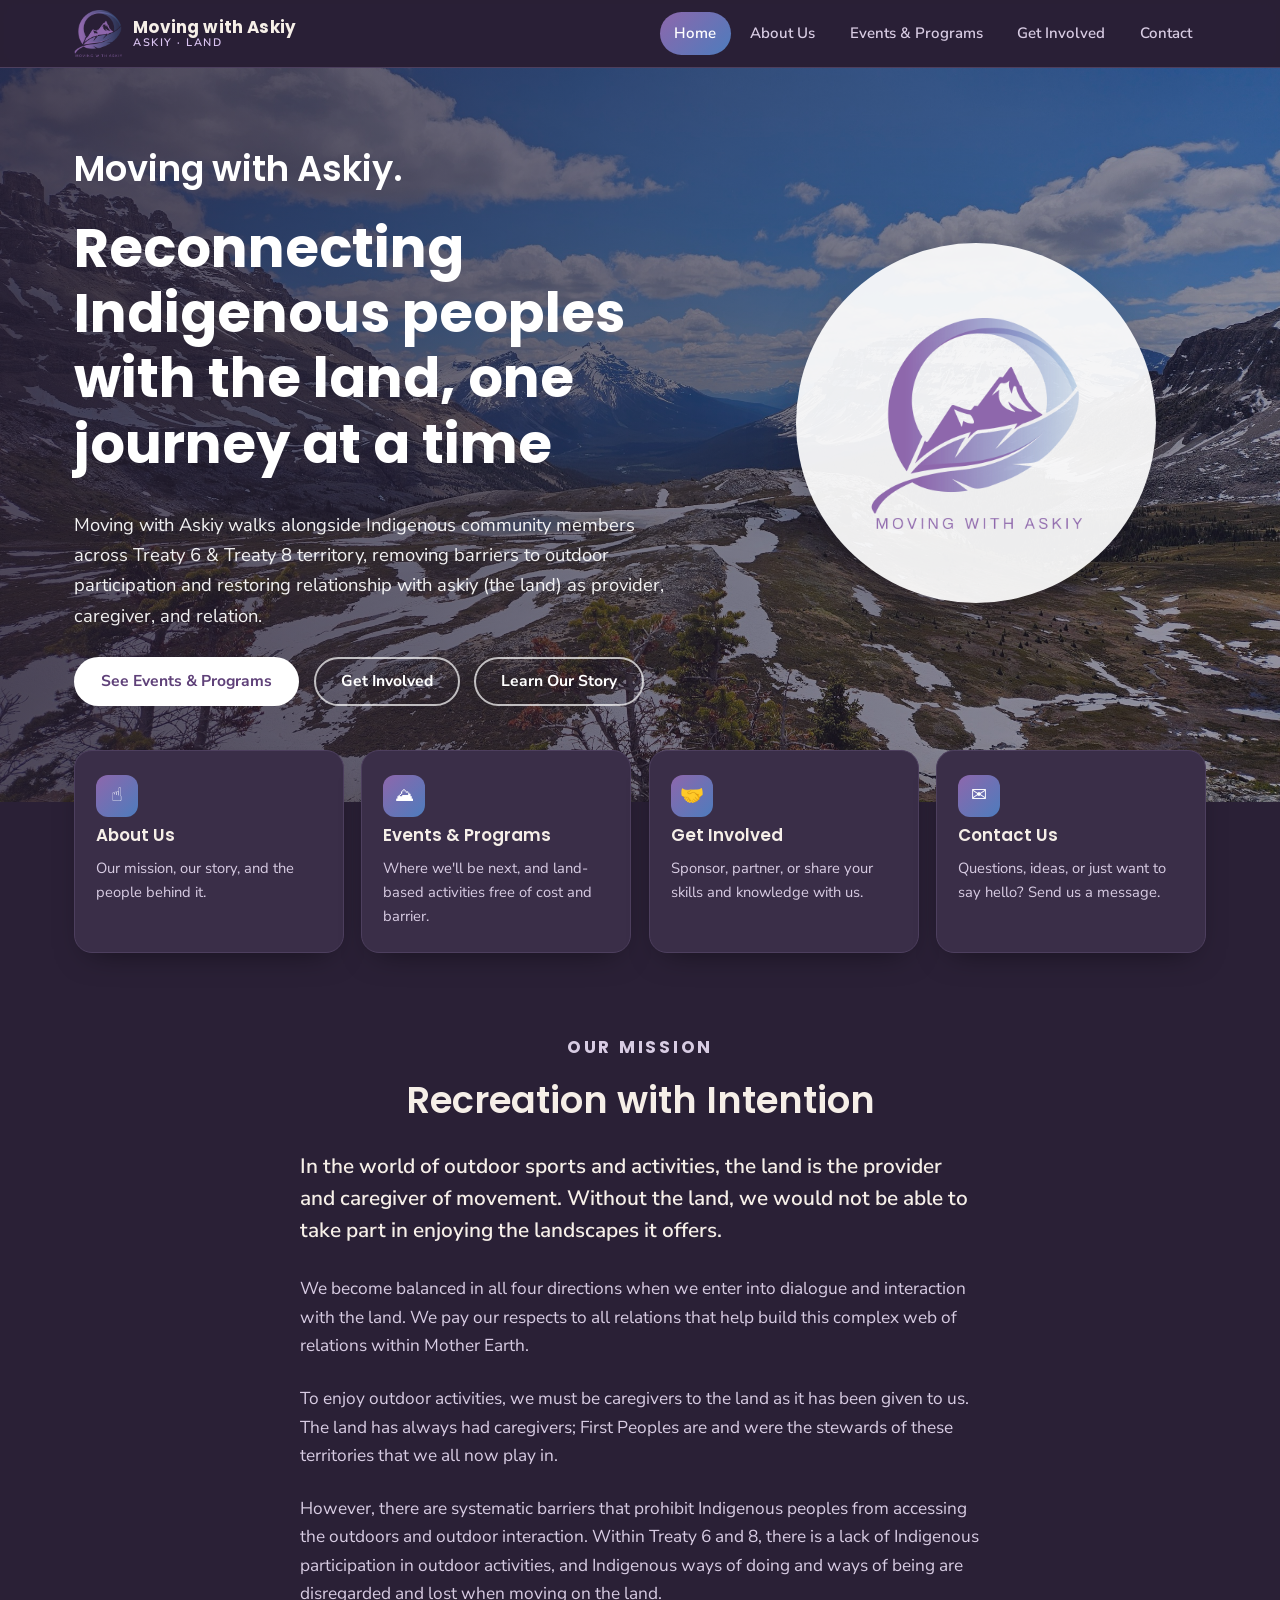
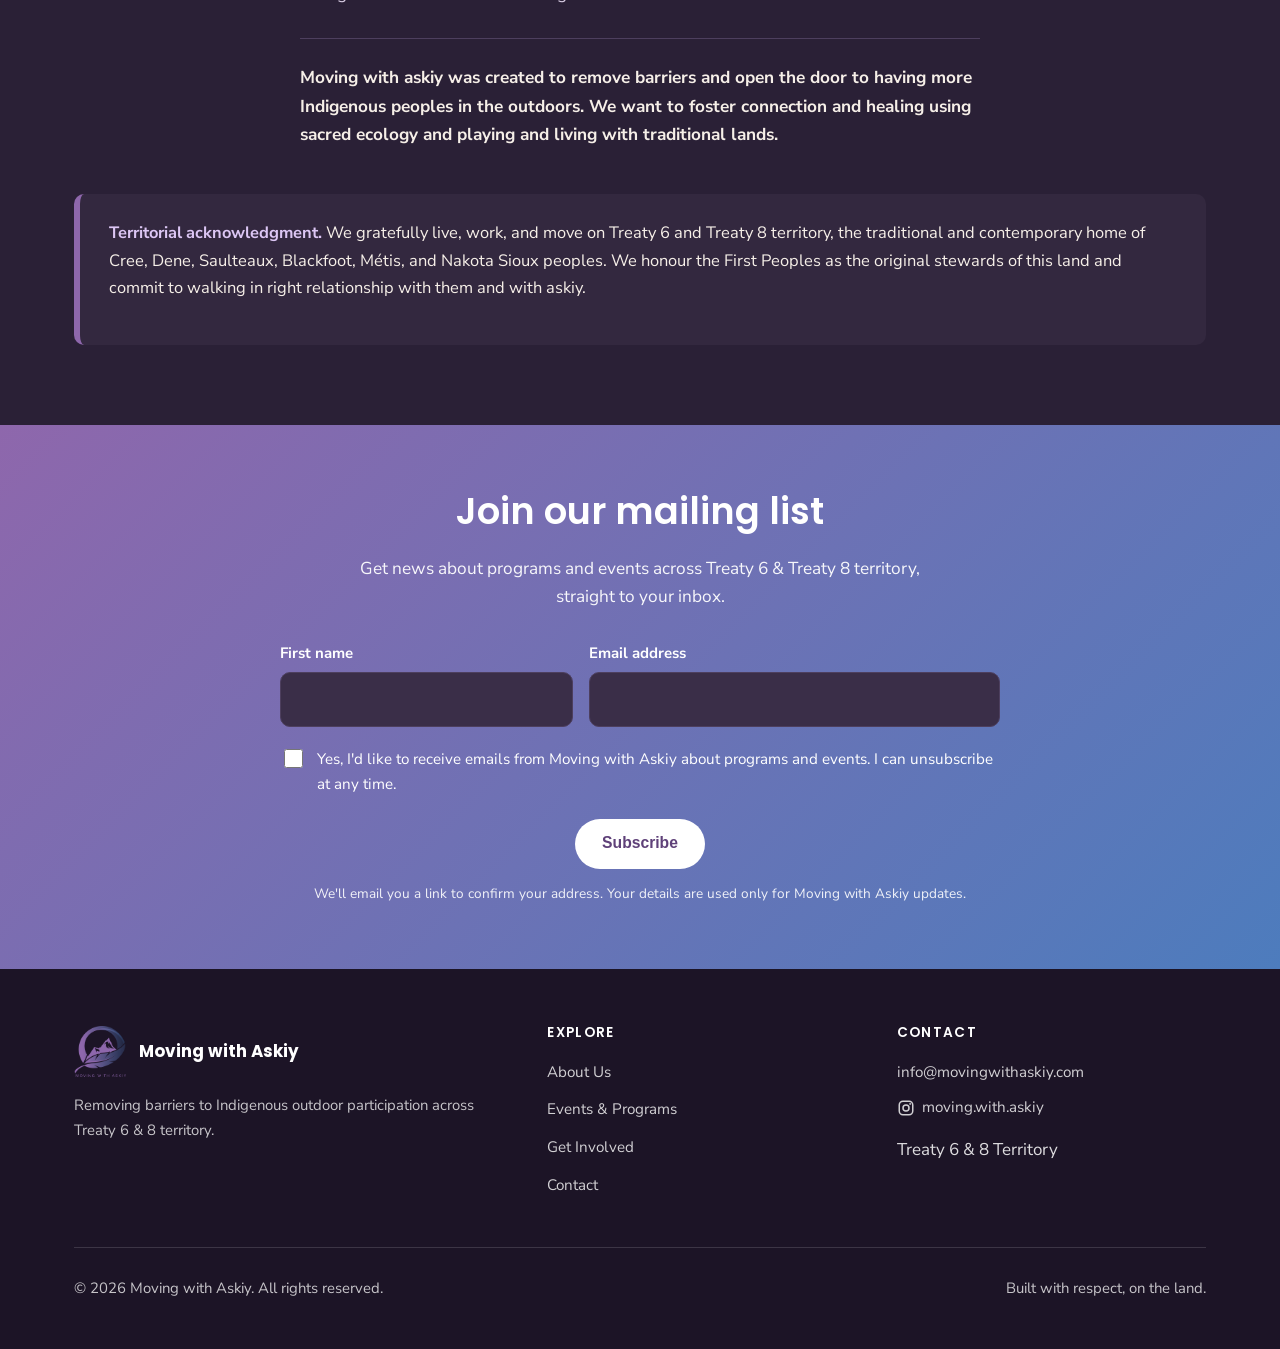
<file: index.html>
<!DOCTYPE html>
<html lang="en">
<head>
<meta charset="UTF-8">
<meta name="viewport" content="width=device-width, initial-scale=1.0">
<title>Moving with Askiy — Reconnecting with the Land</title>
<meta name="description" content="Moving with Askiy removes barriers to Indigenous outdoor participation across Treaty 6 &amp; 8 territory, restoring Indigenous ways of being on the land.">
<link rel="icon" href="images/logo.png">
<link rel="preconnect" href="https://fonts.googleapis.com">
<link rel="preconnect" href="https://fonts.gstatic.com" crossorigin>
<link href="https://fonts.googleapis.com/css2?family=Poppins:wght@600;700&family=Nunito+Sans:wght@400;600;700;800&display=swap" rel="stylesheet">
<link rel="stylesheet" href="css/style.css?v=2026-10-17s">
</head>
<body>
<a class="skip-link" href="#main">Skip to main content</a>

<header class="site-header">
  <div class="container nav-wrap">
    <a class="brand" href="index.html">
      <img class="brand__logo" src="images/logo.png" alt="Moving with Askiy logo: a feather and mountain inside a circle, in a purple-to-blue gradient">
      <span class="brand__text-lines">
        Moving with Askiy
        <small>askiy &middot; land</small>
      </span>
    </a>
    <button class="nav-toggle" aria-expanded="false" aria-controls="primary-navigation" aria-label="Toggle navigation menu">
      <span></span><span></span><span></span>
    </button>
    <nav class="main-nav" id="primary-navigation" aria-label="Primary">
      <ul>
        <li><a href="index.html">Home</a></li>
        <li><a href="about.html">About Us</a></li>
        <li><a href="programs.html">Events &amp; Programs</a></li>
        <li><a href="get-involved.html">Get Involved</a></li>
        <li><a href="contact.html">Contact</a></li>
      </ul>
    </nav>
  </div>
</header>

<main id="main">

  <!-- Hero ------------------------------------------------------------ -->
  <section class="hero">
    <div class="container hero__inner">
      <div class="hero__copy">
        <p class="hero__tagline">Moving with Askiy.</p>
        <h1>Reconnecting Indigenous peoples with the land, one journey at a time</h1>
        <p class="hero__lede">
          Moving with Askiy walks alongside Indigenous community members across
          Treaty&nbsp;6 &amp; Treaty&nbsp;8 territory, removing barriers to outdoor
          participation and restoring relationship with askiy (the land)
          as provider, caregiver, and relation.
        </p>
        <div class="hero__cta">
          <a class="btn btn--on-dark" href="programs.html">See Events &amp; Programs</a>
          <a class="btn btn--ghost-on-dark" href="get-involved.html">Get Involved</a>
          <a class="btn btn--ghost-on-dark" href="about.html">Learn Our Story</a>
        </div>
      </div>
      <div class="hero__logo-wrap">
        <div class="hero__logo">
          <img src="images/logo.png" alt="Moving with Askiy logo">
        </div>
      </div>
    </div>
  </section>

  <!-- Quick nav --------------------------------------------------------- -->
  <div class="container quick-nav" data-reveal>
    <div class="quick-nav__grid">
      <a class="quick-nav__card" href="about.html">
        <span class="quick-nav__icon" aria-hidden="true">&#9757;</span>
        <h3>About Us</h3>
        <p>Our mission, our story, and the people behind it.</p>
      </a>
      <a class="quick-nav__card" href="programs.html">
        <span class="quick-nav__icon" aria-hidden="true">&#9968;</span>
        <h3>Events &amp; Programs</h3>
        <p>Where we'll be next, and land-based activities free of cost and barrier.</p>
      </a>
      <a class="quick-nav__card" href="get-involved.html">
        <span class="quick-nav__icon" aria-hidden="true">&#129309;</span>
        <h3>Get Involved</h3>
        <p>Sponsor, partner, or share your skills and knowledge with us.</p>
      </a>
      <a class="quick-nav__card" href="contact.html">
        <span class="quick-nav__icon" aria-hidden="true">&#9993;</span>
        <h3>Contact Us</h3>
        <p>Questions, ideas, or just want to say hello? Send us a message.</p>
      </a>
    </div>
  </div>

  <!-- Mission ------------------------------------------------------------- -->
  <section class="section">
    <div class="container">
      <div class="section__head" data-reveal>
        <p class="eyebrow eyebrow--dark">Our Mission</p>
        <h2>Recreation with Intention</h2>
      </div>
      <div class="mission" data-reveal>
        <p class="mission__lead">
          In the world of outdoor sports and activities, the land is the provider and
          caregiver of movement. Without the land, we would not be able to take part
          in enjoying the landscapes it offers.
        </p>
        <p>
          We become balanced in all four directions when we enter into dialogue and
          interaction with the land. We pay our respects to all relations that help
          build this complex web of relations within Mother Earth.
        </p>
        <p>
          To enjoy outdoor activities, we must be caregivers to the land as it has
          been given to us. The land has always had caregivers; First Peoples are and
          were the stewards of these territories that we all now play in.
        </p>
        <p>
          However, there are systematic barriers that prohibit Indigenous peoples from
          accessing the outdoors and outdoor interaction. Within Treaty&nbsp;6 and&nbsp;8,
          there is a lack of Indigenous participation in outdoor activities, and
          Indigenous ways of doing and ways of being are disregarded and lost when
          moving on the land.
        </p>
        <p class="mission__closing">
          Moving with askiy was created to remove barriers and open the door to having
          more Indigenous peoples in the outdoors. We want to
          foster connection and healing using sacred ecology and playing and living
          with traditional lands.
        </p>
      </div>
      <div class="land-ack" data-reveal>
        <p class="mt-0">
          <strong>Territorial acknowledgment.</strong> We gratefully live, work, and
          move on Treaty&nbsp;6 and Treaty&nbsp;8 territory, the traditional and
          contemporary home of Cree, Dene, Saulteaux, Blackfoot, Métis, and Nakota
          Sioux peoples. We honour the First Peoples as the original stewards of
          this land and commit to walking in right relationship with them and
          with askiy.
        </p>
      </div>
    </div>
  </section>

  <!-- Values --------------------------------------------------------------- -->
 

  <!-- Mailing list sign-up ------------------------------------------------ -->
  <section class="signup" id="join" aria-labelledby="signup-title">
    <div class="container">
      <h2 id="signup-title">Join our mailing list</h2>
      <p class="signup__lede">Get news about programs and events across Treaty&nbsp;6 &amp; Treaty&nbsp;8 territory, straight to your inbox.</p>
      <form class="signup__form" data-signup novalidate>
        <div class="signup__row">
          <div>
            <label for="signup-name">First name</label>
            <input id="signup-name" name="firstName" type="text" autocomplete="given-name" maxlength="60" required aria-describedby="signup-name-error">
            <p class="signup__error" id="signup-name-error" hidden></p>
          </div>
          <div>
            <label for="signup-email">Email address</label>
            <input id="signup-email" name="email" type="email" inputmode="email" autocomplete="email" maxlength="254" required aria-describedby="signup-email-error">
            <p class="signup__error" id="signup-email-error" hidden></p>
          </div>
        </div>
        <div class="signup__hp" aria-hidden="true">
          <label>Leave this field empty <input name="website" type="text" tabindex="-1" autocomplete="off"></label>
        </div>
        <label class="signup__consent" for="signup-consent">
          <input id="signup-consent" name="consent" type="checkbox" required aria-describedby="signup-consent-error">
          <span class="signup__consent-text">Yes, I'd like to receive emails from Moving with Askiy about programs and events. I can unsubscribe at any time.</span>
        </label>
        <p class="signup__error" id="signup-consent-error" hidden></p>
        <div class="signup__actions">
          <button class="btn btn--on-dark" type="submit">Subscribe</button>
          <p class="signup__status" role="status" aria-live="polite" hidden></p>
          <p class="signup__fineprint">We'll email you a link to confirm your address. Your details are used only for Moving with Askiy updates.</p>
        </div>
      </form>
      <p class="signup__success" role="status" tabindex="-1" hidden></p>
    </div>
  </section>

</main>

<footer class="site-footer">
  <div class="container">
    <div class="footer-grid">
      <div>
        <div class="footer-brand">
          <img src="images/logo.png" alt="Moving with Askiy logo">
          <span>Moving with Askiy</span>
        </div>
        <p>Removing barriers to Indigenous outdoor participation across Treaty 6 &amp; 8 territory.</p>
      </div>
      <div>
        <h4>Explore</h4>
        <ul>
          <li><a href="about.html">About Us</a></li>
          <li><a href="programs.html">Events &amp; Programs</a></li>
          <li><a href="get-involved.html">Get Involved</a></li>
          <li><a href="contact.html">Contact</a></li>
        </ul>
      </div>
      <div>
        <h4>Contact</h4>
        <ul>
          <li><a href="mailto:info@movingwithaskiy.com">info@movingwithaskiy.com</a></li>
          <li><a class="footer-social" href="https://www.instagram.com/moving.with.askiy/" target="_blank" rel="noopener"><svg class="footer-social__icon" viewBox="0 0 24 24" width="18" height="18" aria-hidden="true" focusable="false"><rect x="3" y="3" width="18" height="18" rx="5" fill="none" stroke="currentColor" stroke-width="2"/><circle cx="12" cy="12" r="4" fill="none" stroke="currentColor" stroke-width="2"/><circle cx="17.5" cy="6.5" r="1.2" fill="currentColor"/></svg><span>moving.with.askiy</span><span class="visually-hidden"> on Instagram (opens in a new tab)</span></a></li>
          <li>Treaty 6 &amp; 8 Territory</li>
        </ul>
      </div>
    </div>
    <div class="footer-bottom">
      <p>&copy; <span id="year">2026</span> Moving with Askiy. All rights reserved.</p>
      <p>Built with respect, on the land.</p>
    </div>
  </div>
</footer>

<script src="js/main.js?v=2026-10-17o"></script>
</body>
</html>
</file>
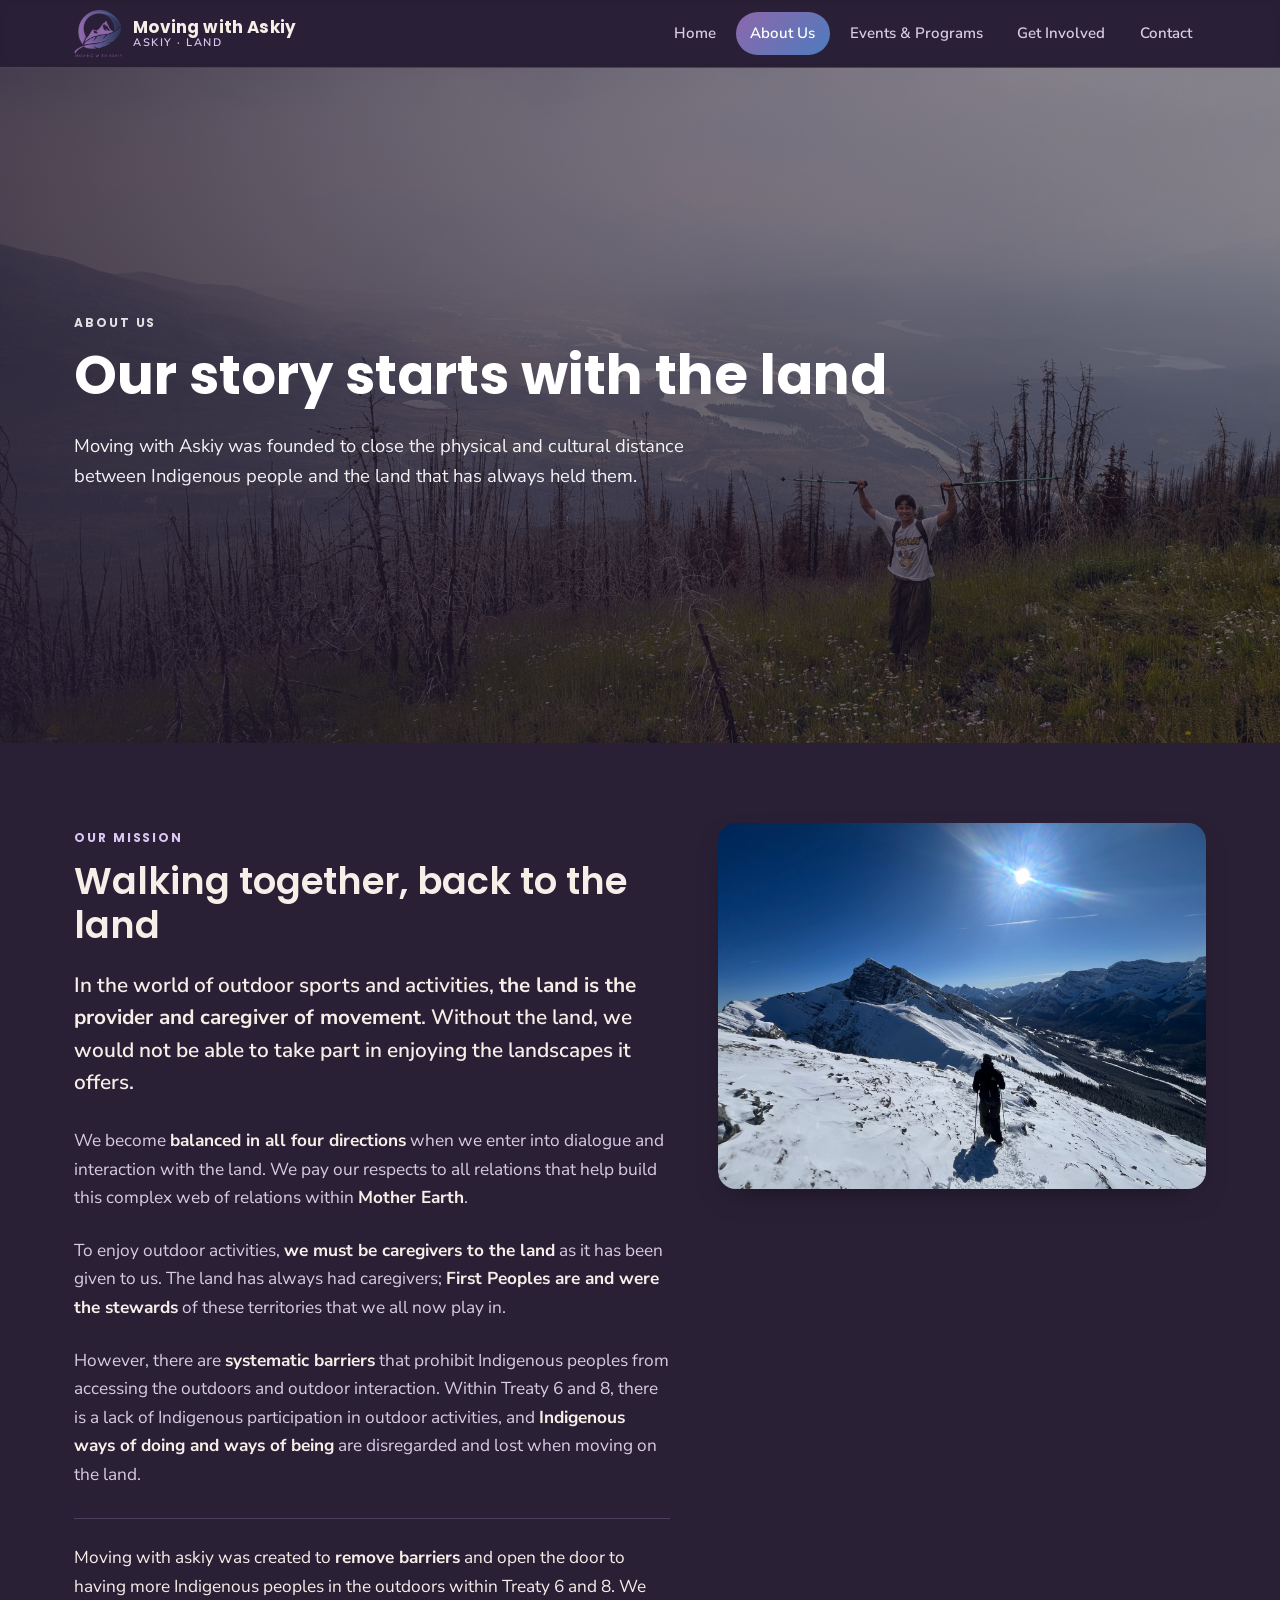
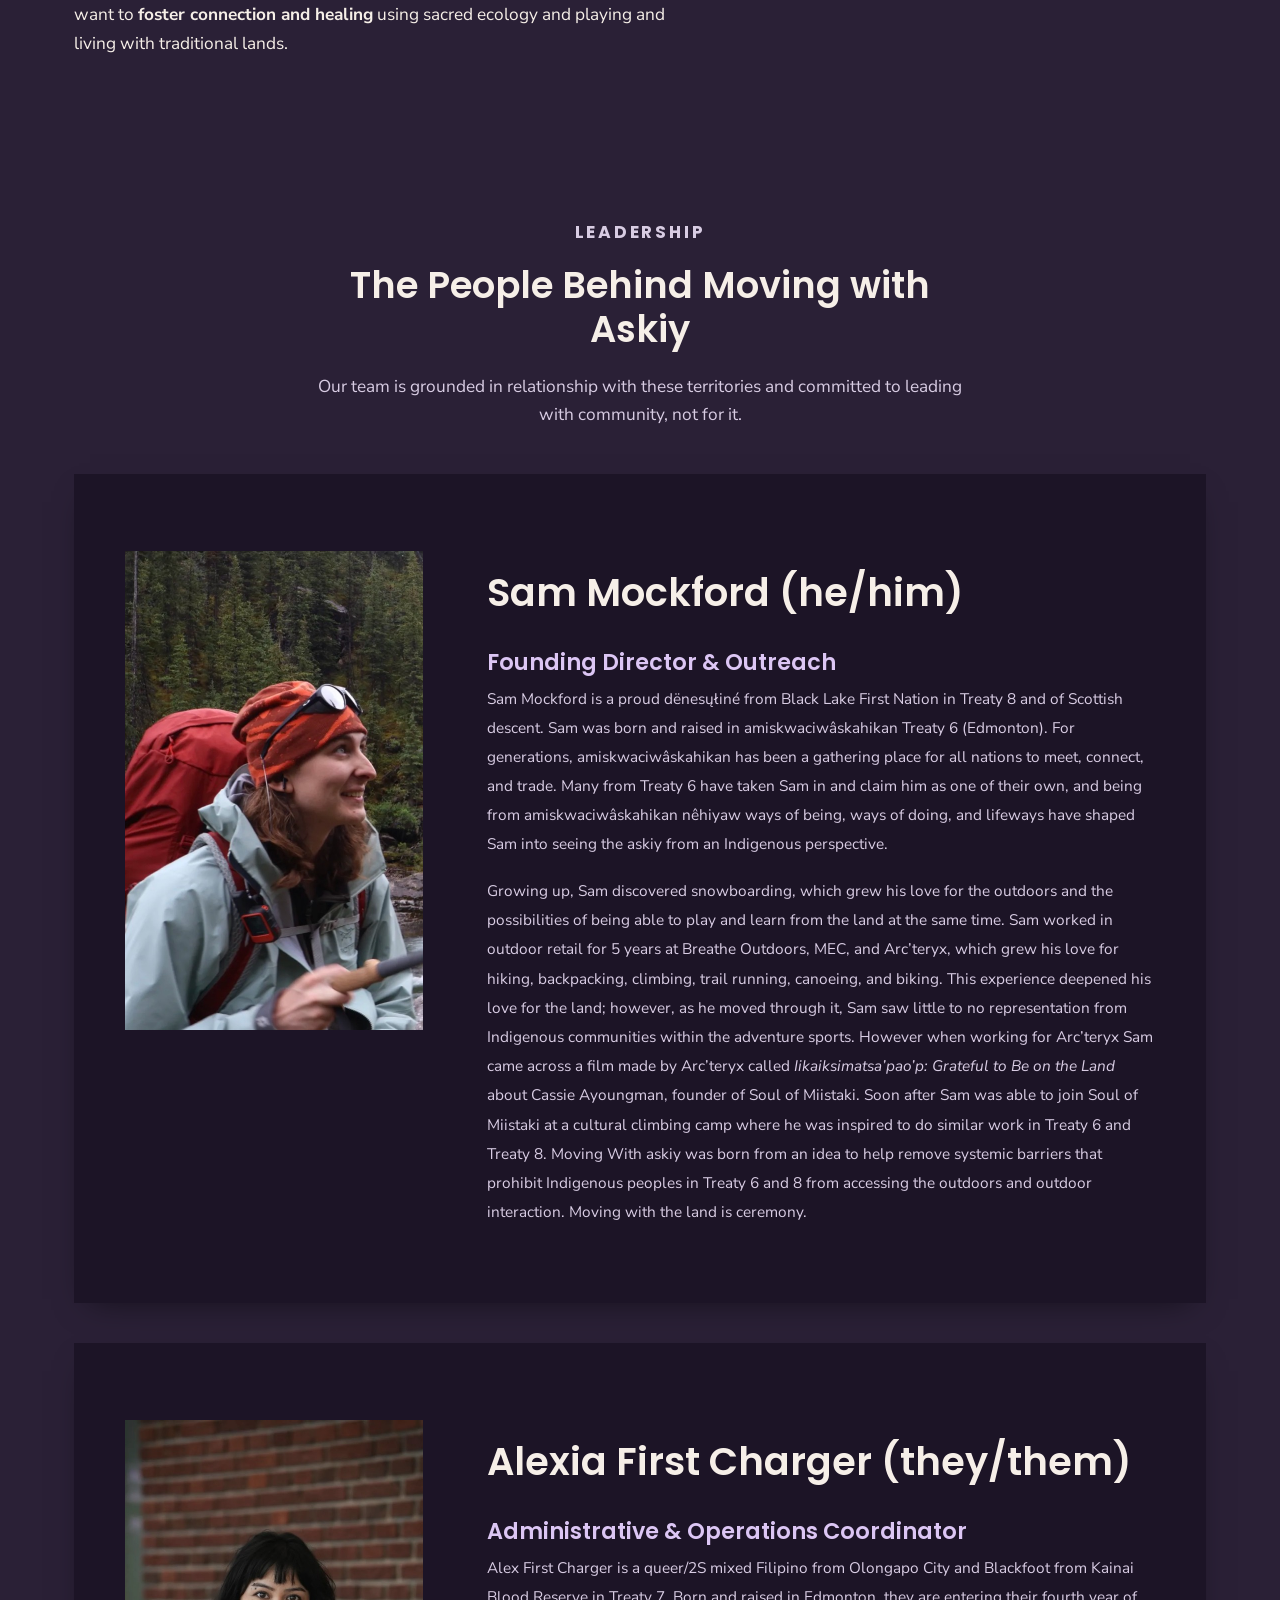
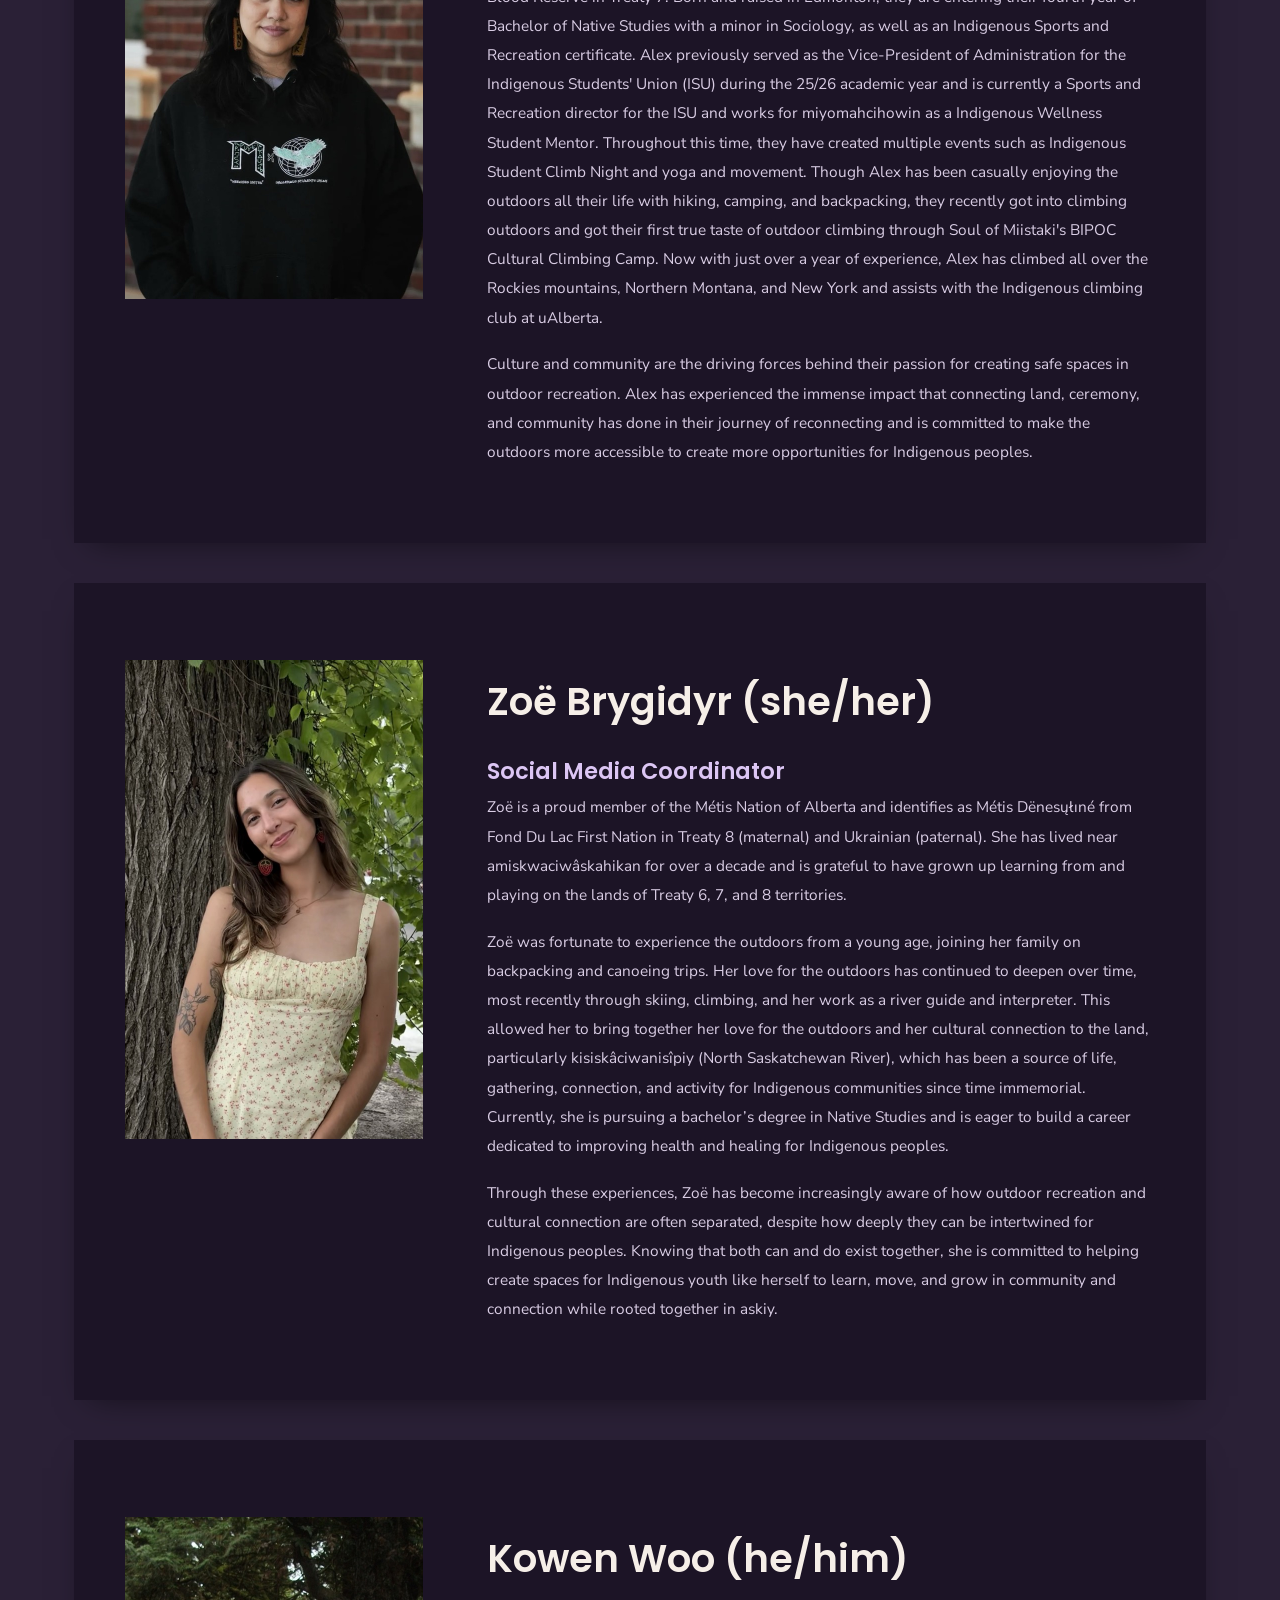
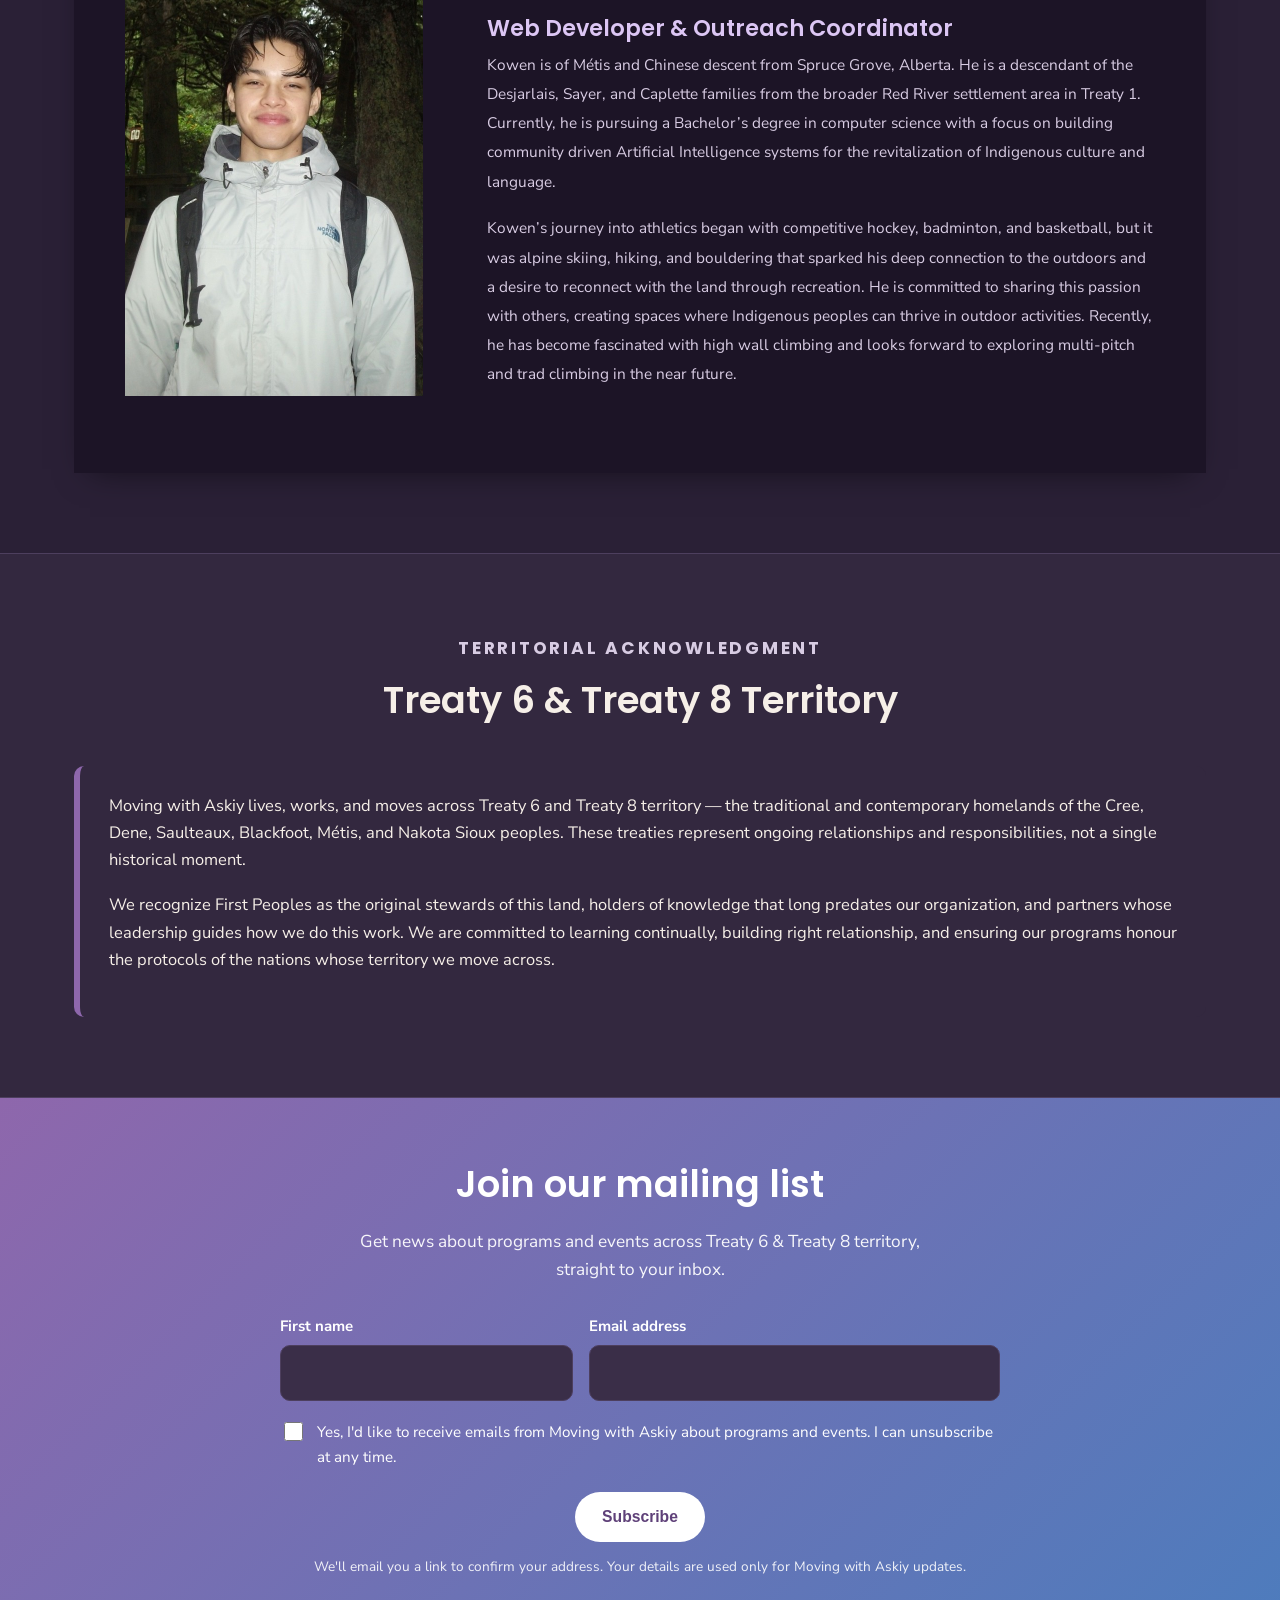
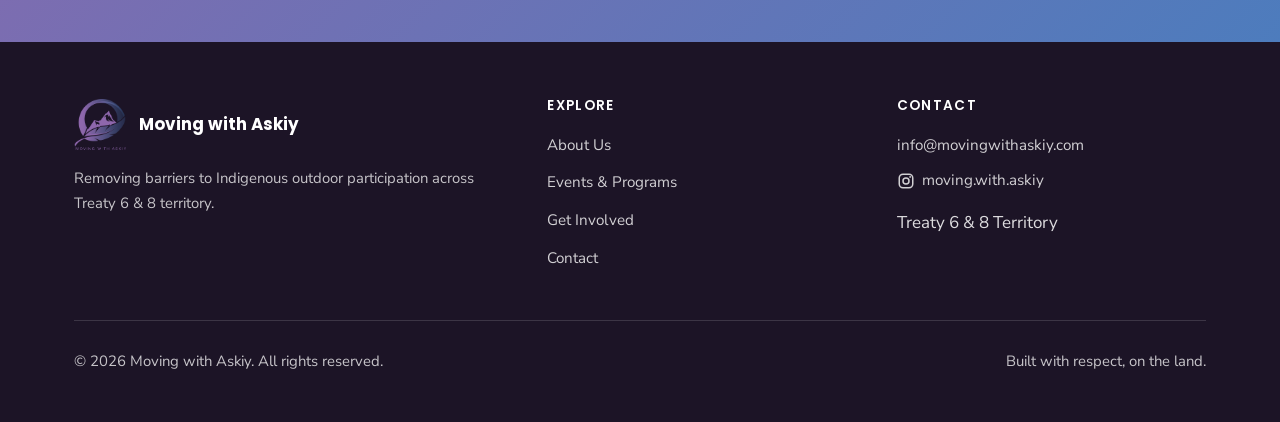
<file: about.html>
<!DOCTYPE html>
<html lang="en">
<head>
<meta charset="UTF-8">
<meta name="viewport" content="width=device-width, initial-scale=1.0">
<title>About Us — Moving with Askiy</title>
<meta name="description" content="Learn about Moving with Askiy's mission, origin story, values, and the people leading our work across Treaty 6 & 8 territory.">
<link rel="icon" href="images/logo.png">
<link rel="preconnect" href="https://fonts.googleapis.com">
<link rel="preconnect" href="https://fonts.gstatic.com" crossorigin>
<link href="https://fonts.googleapis.com/css2?family=Poppins:wght@600;700&family=Nunito+Sans:wght@400;600;700;800&display=swap" rel="stylesheet">
<link rel="stylesheet" href="css/style.css?v=2026-10-17s">
</head>
<body>
<a class="skip-link" href="#main">Skip to main content</a>

<header class="site-header">
  <div class="container nav-wrap">
    <a class="brand" href="index.html">
      <img class="brand__logo" src="images/logo.png" alt="Moving with Askiy logo: a feather and mountain inside a circle, in a purple-to-blue gradient">
      <span class="brand__text-lines">
        Moving with Askiy
        <small>askiy &middot; land</small>
      </span>
    </a>
    <button class="nav-toggle" aria-expanded="false" aria-controls="primary-navigation" aria-label="Toggle navigation menu">
      <span></span><span></span><span></span>
    </button>
    <nav class="main-nav" id="primary-navigation" aria-label="Primary">
      <ul>
        <li><a href="index.html">Home</a></li>
        <li><a href="about.html">About Us</a></li>
        <li><a href="programs.html">Events &amp; Programs</a></li>
        <li><a href="get-involved.html">Get Involved</a></li>
        <li><a href="contact.html">Contact</a></li>
      </ul>
    </nav>
  </div>
</header>

<main id="main">

  <section class="page-hero page-hero--photo page-hero--about">
    <div class="container">
      <p class="eyebrow">About Us</p>
      <h1>Our story starts with the land</h1>
      <p class="lede">Moving with Askiy was founded to close the physical and cultural distance between Indigenous people and the land that has always held them.</p>
    </div>
  </section>

  <!-- Mission + origin story -->
  <section class="section">
    <div class="container two-col two-col--top">
      <div data-reveal>
        <p class="eyebrow eyebrow--dark">Our Mission</p>
        <h2>Walking together, back to the land</h2>
        <div class="mission mission--side">
          <p class="mission__lead">
            In the world of outdoor sports and activities, <strong>the land is the provider and caregiver of movement</strong>.
            Without the land, we would not be able to take part in enjoying the landscapes it offers.
          </p>
          <p>
            We become <strong>balanced in all four directions</strong> when we enter into dialogue and interaction with the land.
            We pay our respects to all relations that help build this complex web of relations within <strong>Mother Earth</strong>.
          </p>
          <p>
            To enjoy outdoor activities, <strong>we must be caregivers to the land</strong> as it has been given to us.
            The land has always had caregivers; <strong>First Peoples are and were the stewards</strong> of these territories that we all now play in.
          </p>
          <p>
            However, there are <strong>systematic barriers</strong> that prohibit Indigenous peoples from accessing the outdoors and outdoor interaction.
            Within Treaty&nbsp;6 and&nbsp;8, there is a lack of Indigenous participation in outdoor activities,
            and <strong>Indigenous ways of doing and ways of being</strong> are disregarded and lost when moving on the land.
          </p>
          <p class="mission__closing">
            Moving with askiy was created to <strong>remove barriers</strong> and open the door to having more Indigenous peoples in the outdoors within Treaty&nbsp;6 and&nbsp;8.
            We want to <strong>foster connection and healing</strong> using sacred ecology and playing and living with traditional lands.
          </p>
        </div>
      </div>
      <figure class="mission-figure" data-reveal>
        <img src="images/mission-ridge-hike.jpg" width="1600" height="1200" loading="lazy" decoding="async"
             alt="A hiker with trekking poles walks along a snowy mountain ridge toward a wide valley, under a bright winter sun.">
      </figure>
    </div>
  </section>

  <!-- Team -->
  <section class="section">
    <div class="container">
      <div class="section__head" data-reveal>
        <p class="eyebrow eyebrow--dark">Leadership</p>
        <h2>The People Behind Moving with Askiy</h2>
        <p>Our team is grounded in relationship with these territories and committed to leading with community, not for it.</p>
      </div>

      <div class="profile-list">
        <article class="profile" data-reveal>
          <img class="profile__photo" src="images/headshots/sam-mockford.jpg" width="298" height="479" loading="lazy" decoding="async" alt="Sam Mockford smiling outdoors in an orange toque and sunglasses, with forest behind">
          <div class="profile__body">
            <header class="profile__header">
              <h3>Sam Mockford <span class="profile__pronouns">(he/him)</span></h3>
              <p class="profile__role">Founding Director &amp; Outreach</p>
            </header>
            <p class="bio">Sam Mockford is a proud dënesųłiné from Black Lake First Nation in Treaty&nbsp;8 and of Scottish descent. Sam was born and raised in amiskwaciwâskahikan Treaty&nbsp;6 (Edmonton). For generations, amiskwaciwâskahikan has been a gathering place for all nations to meet, connect, and trade. Many from Treaty&nbsp;6 have taken Sam in and claim him as one of their own, and being from amiskwaciwâskahikan nêhiyaw ways of being, ways of doing, and lifeways have shaped Sam into seeing the askiy from an Indigenous perspective.</p>
            <p class="bio">Growing up, Sam discovered snowboarding, which grew his love for the outdoors and the possibilities of being able to play and learn from the land at the same time. Sam worked in outdoor retail for 5 years at Breathe Outdoors, MEC, and Arc’teryx, which grew his love for hiking, backpacking, climbing, trail running, canoeing, and biking. This experience deepened his love for the land; however, as he moved through it, Sam saw little to no representation from Indigenous communities within the adventure sports. However when working for Arc’teryx Sam came across a film made by Arc’teryx called <cite>Iikaiksimatsa’pao’p: Grateful to Be on the Land</cite> about Cassie Ayoungman, founder of Soul of Miistaki. Soon after Sam was able to join Soul of Miistaki at a cultural climbing camp where he was inspired to do similar work in Treaty&nbsp;6 and Treaty&nbsp;8. Moving With askiy was born from an idea to help remove systemic barriers that prohibit Indigenous peoples in Treaty&nbsp;6 and&nbsp;8 from accessing the outdoors and outdoor interaction. Moving with the land is ceremony.</p>
          </div>
        </article>
        <article class="profile" data-reveal>
          <img class="profile__photo" src="images/headshots/alexia-first-charger.jpg" width="298" height="479" loading="lazy" decoding="async" alt="Alexia First Charger smiling in a black hoodie and beaded earrings, in front of a brick wall">
          <div class="profile__body">
            <header class="profile__header">
              <h3>Alexia First Charger <span class="profile__pronouns">(they/them)</span></h3>
              <p class="profile__role">Administrative &amp; Operations Coordinator</p>
            </header>
            <p class="bio">Alex First Charger is a queer/2S mixed Filipino from Olongapo City and Blackfoot from Kainai Blood Reserve in Treaty&nbsp;7. Born and raised in Edmonton, they are entering their fourth year of Bachelor of Native Studies with a minor in Sociology, as well as an Indigenous Sports and Recreation certificate. Alex previously served as the Vice-President of Administration for the Indigenous Students' Union (ISU) during the 25/26 academic year and is currently a Sports and Recreation director for the ISU and works for miyomahcihowin as a Indigenous Wellness Student Mentor. Throughout this time, they have created multiple events such as Indigenous Student Climb Night and yoga and movement. Though Alex has been casually enjoying the outdoors all their life with hiking, camping, and backpacking, they recently got into climbing outdoors and got their first true taste of outdoor climbing through Soul of Miistaki's BIPOC Cultural Climbing Camp. Now with just over a year of experience, Alex has climbed all over the Rockies mountains, Northern Montana, and New York and assists with the Indigenous climbing club at uAlberta.</p>
            <p class="bio">Culture and community are the driving forces behind their passion for creating safe spaces in outdoor recreation. Alex has experienced the immense impact that connecting land, ceremony, and community has done in their journey of reconnecting and is committed to make the outdoors more accessible to create more opportunities for Indigenous peoples.</p>
          </div>
        </article>
        <article class="profile" data-reveal>
          <img class="profile__photo" src="images/headshots/zoe-brygidyr.jpg" width="298" height="479" loading="lazy" decoding="async" alt="Zoë Brygidyr smiling in a floral sundress, leaning beside a large tree trunk">
          <div class="profile__body">
            <header class="profile__header">
              <h3>Zoë Brygidyr <span class="profile__pronouns">(she/her)</span></h3>
              <p class="profile__role">Social Media Coordinator</p>
            </header>
            <p class="bio">Zoë is a proud member of the Métis Nation of Alberta and identifies as Métis Dënesųłıné from Fond Du Lac First Nation in Treaty&nbsp;8 (maternal) and Ukrainian (paternal). She has lived near amiskwaciwâskahikan for over a decade and is grateful to have grown up learning from and playing on the lands of Treaty&nbsp;6, 7, and&nbsp;8 territories.</p>
            <p class="bio">Zoë was fortunate to experience the outdoors from a young age, joining her family on backpacking and canoeing trips. Her love for the outdoors has continued to deepen over time, most recently through skiing, climbing, and her work as a river guide and interpreter. This allowed her to bring together her love for the outdoors and her cultural connection to the land, particularly kisiskâciwanisîpiy (North Saskatchewan River), which has been a source of life, gathering, connection, and activity for Indigenous communities since time immemorial. Currently, she is pursuing a bachelor’s degree in Native Studies and is eager to build a career dedicated to improving health and healing for Indigenous peoples.</p>
            <p class="bio">Through these experiences, Zoë has become increasingly aware of how outdoor recreation and cultural connection are often separated, despite how deeply they can be intertwined for Indigenous peoples. Knowing that both can and do exist together, she is committed to helping create spaces for Indigenous youth like herself to learn, move, and grow in community and connection while rooted together in askiy.</p>
          </div>
        </article>
         <article class="profile" data-reveal>
          <img class="profile__photo" src="images/headshots/kowen-woo.jpg" width="298" height="479" loading="lazy" decoding="async" alt="Kowen Woo smiling in a light rain jacket, standing in a dark forest">
          <div class="profile__body">
            <header class="profile__header">
              <h3>Kowen Woo <span class="profile__pronouns">(he/him)</span></h3>
              <p class="profile__role">Web Developer &amp; Outreach Coordinator</p>
            </header>
            <p class="bio">Kowen is of Métis and Chinese descent from Spruce Grove, Alberta. He is a descendant of the Desjarlais, Sayer, and Caplette families from the broader Red River settlement area in Treaty&nbsp;1. Currently, he is pursuing a Bachelor’s degree in computer science with a focus on building community driven Artificial Intelligence systems for the revitalization of Indigenous culture and language.</p>
            <p class="bio">Kowen’s journey into athletics began with competitive hockey, badminton, and basketball, but it was alpine skiing, hiking, and bouldering that sparked his deep connection to the outdoors and a desire to reconnect with the land through recreation. He is committed to sharing this passion with others, creating spaces where Indigenous peoples can thrive in outdoor activities. Recently, he has become fascinated with high wall climbing and looks forward to exploring multi-pitch and trad climbing in the near future.</p>
          </div>
        </article>
      </div>
    </div>
  </section>

  <!-- Territorial acknowledgment (full) -->
  <section class="section section--sand">
    <div class="container">
      <div class="section__head" data-reveal>
        <p class="eyebrow eyebrow--dark">Territorial Acknowledgment</p>
        <h2>Treaty 6 &amp; Treaty 8 Territory</h2>
      </div>
      <div class="land-ack" data-reveal>
        <p class="mt-0">
          Moving with Askiy lives, works, and moves across Treaty&nbsp;6 and
          Treaty&nbsp;8 territory &mdash; the traditional and contemporary
          homelands of the Cree, Dene, Saulteaux, Blackfoot, Métis, and Nakota
          Sioux peoples. These treaties represent ongoing relationships and
          responsibilities, not a single historical moment.
        </p>
        <p>
          We recognize First Peoples as the original stewards of this land,
          holders of knowledge that long predates our organization, and
          partners whose leadership guides how we do this work. We are
          committed to learning continually, building right relationship, and
          ensuring our programs honour the protocols of the nations whose
          territory we move across.
        </p>
      </div>
    </div>
  </section>

  <!-- Mailing list sign-up ------------------------------------------------ -->
  <section class="signup" id="join" aria-labelledby="signup-title">
    <div class="container">
      <h2 id="signup-title">Join our mailing list</h2>
      <p class="signup__lede">Get news about programs and events across Treaty&nbsp;6 &amp; Treaty&nbsp;8 territory, straight to your inbox.</p>
      <form class="signup__form" data-signup novalidate>
        <div class="signup__row">
          <div>
            <label for="signup-name">First name</label>
            <input id="signup-name" name="firstName" type="text" autocomplete="given-name" maxlength="60" required aria-describedby="signup-name-error">
            <p class="signup__error" id="signup-name-error" hidden></p>
          </div>
          <div>
            <label for="signup-email">Email address</label>
            <input id="signup-email" name="email" type="email" inputmode="email" autocomplete="email" maxlength="254" required aria-describedby="signup-email-error">
            <p class="signup__error" id="signup-email-error" hidden></p>
          </div>
        </div>
        <div class="signup__hp" aria-hidden="true">
          <label>Leave this field empty <input name="website" type="text" tabindex="-1" autocomplete="off"></label>
        </div>
        <label class="signup__consent" for="signup-consent">
          <input id="signup-consent" name="consent" type="checkbox" required aria-describedby="signup-consent-error">
          <span class="signup__consent-text">Yes, I'd like to receive emails from Moving with Askiy about programs and events. I can unsubscribe at any time.</span>
        </label>
        <p class="signup__error" id="signup-consent-error" hidden></p>
        <div class="signup__actions">
          <button class="btn btn--on-dark" type="submit">Subscribe</button>
          <p class="signup__status" role="status" aria-live="polite" hidden></p>
          <p class="signup__fineprint">We'll email you a link to confirm your address. Your details are used only for Moving with Askiy updates.</p>
        </div>
      </form>
      <p class="signup__success" role="status" tabindex="-1" hidden></p>
    </div>
  </section>

</main>

<footer class="site-footer">
  <div class="container">
    <div class="footer-grid">
      <div>
        <div class="footer-brand">
          <img src="images/logo.png" alt="Moving with Askiy logo">
          <span>Moving with Askiy</span>
        </div>
        <p>Removing barriers to Indigenous outdoor participation across Treaty 6 &amp; 8 territory.</p>
      </div>
      <div>
        <h4>Explore</h4>
        <ul>
          <li><a href="about.html">About Us</a></li>
          <li><a href="programs.html">Events &amp; Programs</a></li>
          <li><a href="get-involved.html">Get Involved</a></li>
          <li><a href="contact.html">Contact</a></li>
        </ul>
      </div>
      <div>
        <h4>Contact</h4>
        <ul>
          <li><a href="mailto:info@movingwithaskiy.com">info@movingwithaskiy.com</a></li>
          <li><a class="footer-social" href="https://www.instagram.com/moving.with.askiy/" target="_blank" rel="noopener"><svg class="footer-social__icon" viewBox="0 0 24 24" width="18" height="18" aria-hidden="true" focusable="false"><rect x="3" y="3" width="18" height="18" rx="5" fill="none" stroke="currentColor" stroke-width="2"/><circle cx="12" cy="12" r="4" fill="none" stroke="currentColor" stroke-width="2"/><circle cx="17.5" cy="6.5" r="1.2" fill="currentColor"/></svg><span>moving.with.askiy</span><span class="visually-hidden"> on Instagram (opens in a new tab)</span></a></li>
          <li>Treaty 6 &amp; 8 Territory</li>
        </ul>
      </div>
    </div>
    <div class="footer-bottom">
      <p>&copy; <span id="year">2026</span> Moving with Askiy. All rights reserved.</p>
      <p>Built with respect, on the land.</p>
    </div>
  </div>
</footer>

<script src="js/main.js?v=2026-10-17o"></script>
</body>
</html>
</file>
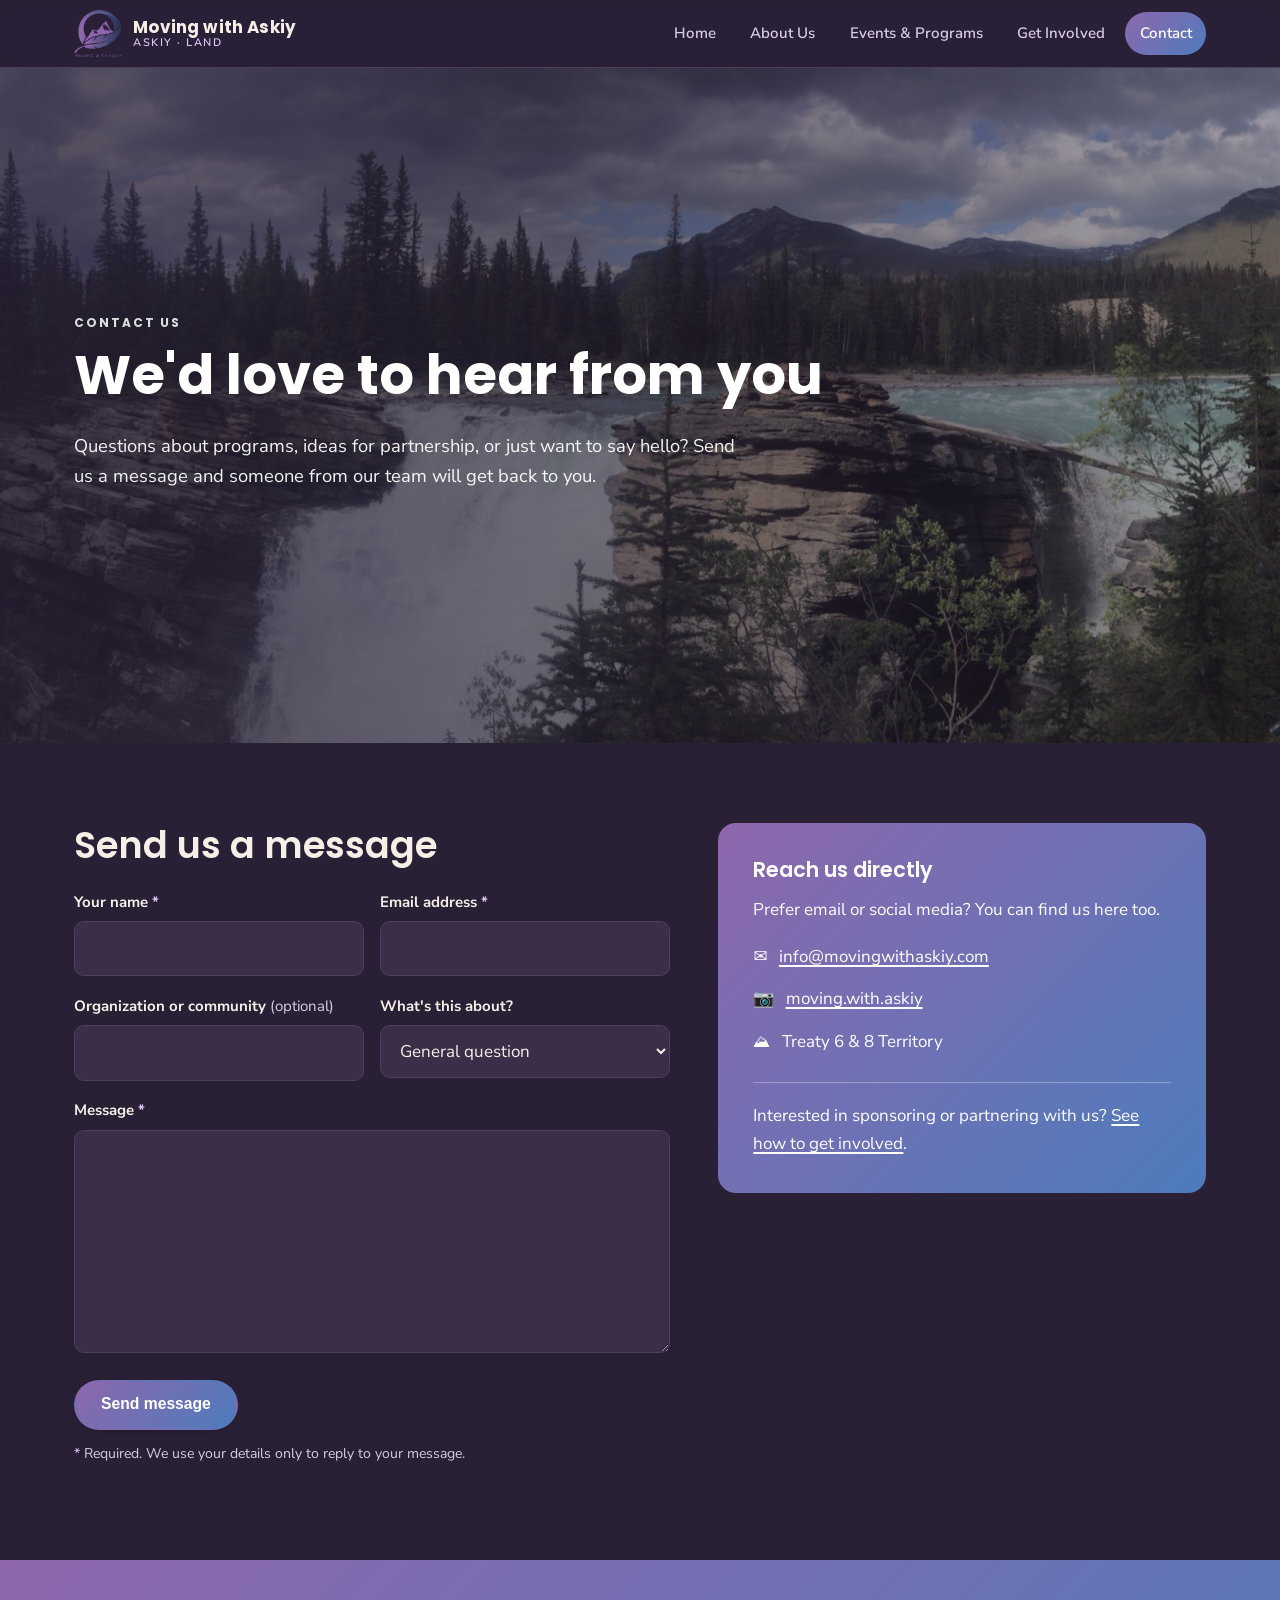
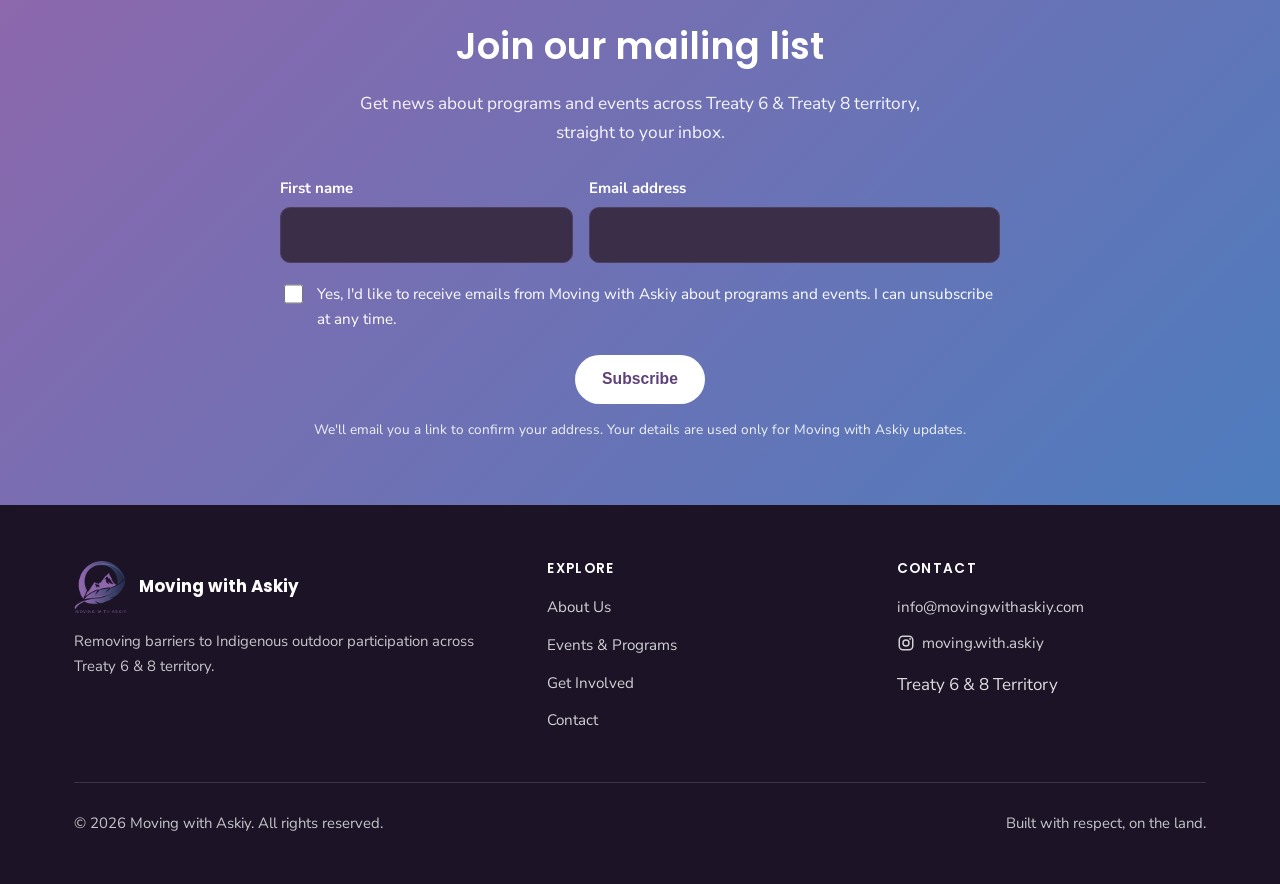
<file: contact.html>
<!DOCTYPE html>
<html lang="en">
<head>
<meta charset="UTF-8">
<meta name="viewport" content="width=device-width, initial-scale=1.0">
<title>Contact Us — Moving with Askiy</title>
<meta name="description" content="Get in touch with Moving with Askiy about programs, partnerships, sponsorship, or media.">
<link rel="icon" href="images/logo.png">
<link rel="preconnect" href="https://fonts.googleapis.com">
<link rel="preconnect" href="https://fonts.gstatic.com" crossorigin>
<link href="https://fonts.googleapis.com/css2?family=Poppins:wght@600;700&family=Nunito+Sans:wght@400;600;700;800&display=swap" rel="stylesheet">
<link rel="stylesheet" href="css/style.css?v=2026-10-17s">
</head>
<body>
<a class="skip-link" href="#main">Skip to main content</a>

<header class="site-header">
  <div class="container nav-wrap">
    <a class="brand" href="index.html">
      <img class="brand__logo" src="images/logo.png" alt="Moving with Askiy logo: a feather and mountain inside a circle, in a purple-to-blue gradient">
      <span class="brand__text-lines">
        Moving with Askiy
        <small>askiy &middot; land</small>
      </span>
    </a>
    <button class="nav-toggle" aria-expanded="false" aria-controls="primary-navigation" aria-label="Toggle navigation menu">
      <span></span><span></span><span></span>
    </button>
    <nav class="main-nav" id="primary-navigation" aria-label="Primary">
      <ul>
        <li><a href="index.html">Home</a></li>
        <li><a href="about.html">About Us</a></li>
        <li><a href="programs.html">Events &amp; Programs</a></li>
        <li><a href="get-involved.html">Get Involved</a></li>
        <li><a href="contact.html">Contact</a></li>
      </ul>
    </nav>
  </div>
</header>

<main id="main">

  <section class="page-hero page-hero--photo page-hero--contact">
    <div class="container">
      <p class="eyebrow">Contact Us</p>
      <h1>We'd love to hear from you</h1>
      <p class="lede">Questions about programs, ideas for partnership, or just want to say hello? Send us a message and someone from our team will get back to you.</p>
    </div>
  </section>

  <section class="section">
    <div class="container two-col two-col--top">
      <div data-reveal>
        <h2>Send us a message</h2>
        <form class="contact-form" data-contact novalidate>
          <div class="contact-form__row">
            <div class="contact-form__field">
              <label for="contact-name">Your name <span class="required" aria-hidden="true">*</span></label>
              <input id="contact-name" name="name" type="text" autocomplete="name" maxlength="80" required aria-describedby="contact-name-error">
              <p class="contact-form__error" id="contact-name-error" hidden></p>
            </div>
            <div class="contact-form__field">
              <label for="contact-email">Email address <span class="required" aria-hidden="true">*</span></label>
              <input id="contact-email" name="email" type="email" inputmode="email" autocomplete="email" maxlength="254" required aria-describedby="contact-email-error">
              <p class="contact-form__error" id="contact-email-error" hidden></p>
            </div>
          </div>
          <div class="contact-form__row">
            <div class="contact-form__field">
              <label for="contact-organization">Organization or community <span class="contact-form__optional">(optional)</span></label>
              <input id="contact-organization" name="organization" type="text" autocomplete="organization" maxlength="120">
            </div>
            <div class="contact-form__field">
              <label for="contact-topic">What's this about?</label>
              <select id="contact-topic" name="topic">
                <option value="general">General question</option>
                <option value="programs">Events &amp; programs</option>
                <option value="sponsorship">Sponsoring Moving with Askiy</option>
                <option value="partnership">Community partnership</option>
                <option value="volunteer">Volunteering or sharing knowledge</option>
                <option value="media">Media</option>
              </select>
            </div>
          </div>
          <div class="contact-form__field">
            <label for="contact-message">Message <span class="required" aria-hidden="true">*</span></label>
            <textarea id="contact-message" name="message" rows="7" maxlength="5000" required aria-describedby="contact-message-error"></textarea>
            <p class="contact-form__error" id="contact-message-error" hidden></p>
          </div>
          <div class="signup__hp" aria-hidden="true">
            <label>Leave this field empty <input name="website" type="text" tabindex="-1" autocomplete="off"></label>
          </div>
          <div class="contact-form__actions">
            <button class="btn btn--primary" type="submit">Send message</button>
            <p class="contact-form__status" role="status" aria-live="polite" hidden></p>
          </div>
          <p class="form-note"><span class="required" aria-hidden="true">*</span> Required. We use your details only to reply to your message.</p>
        </form>
        <p class="contact-form__success" role="status" tabindex="-1" hidden></p>
      </div>

      <aside class="contact-card" data-reveal aria-labelledby="contact-direct-title">
        <h3 id="contact-direct-title">Reach us directly</h3>
        <p class="mt-0">Prefer email or social media? You can find us here too.</p>
        <ul>
          <li><span aria-hidden="true">&#9993;</span> <a href="mailto:info@movingwithaskiy.com">info@movingwithaskiy.com</a></li>
          <li><span aria-hidden="true">&#128247;</span> <a href="https://www.instagram.com/moving.with.askiy/" target="_blank" rel="noopener">moving.with.askiy<span class="visually-hidden"> on Instagram (opens in a new tab)</span></a></li>
          <li><span aria-hidden="true">&#9968;</span> <span>Treaty 6 &amp; 8 Territory</span></li>
        </ul>
        <p class="contact-card__more">Interested in sponsoring or partnering with us? <a href="get-involved.html">See how to get involved</a>.</p>
      </aside>
    </div>
  </section>

  <!-- Mailing list sign-up ------------------------------------------------ -->
  <section class="signup" id="join" aria-labelledby="signup-title">
    <div class="container">
      <h2 id="signup-title">Join our mailing list</h2>
      <p class="signup__lede">Get news about programs and events across Treaty&nbsp;6 &amp; Treaty&nbsp;8 territory, straight to your inbox.</p>
      <form class="signup__form" data-signup novalidate>
        <div class="signup__row">
          <div>
            <label for="signup-name">First name</label>
            <input id="signup-name" name="firstName" type="text" autocomplete="given-name" maxlength="60" required aria-describedby="signup-name-error">
            <p class="signup__error" id="signup-name-error" hidden></p>
          </div>
          <div>
            <label for="signup-email">Email address</label>
            <input id="signup-email" name="email" type="email" inputmode="email" autocomplete="email" maxlength="254" required aria-describedby="signup-email-error">
            <p class="signup__error" id="signup-email-error" hidden></p>
          </div>
        </div>
        <div class="signup__hp" aria-hidden="true">
          <label>Leave this field empty <input name="website" type="text" tabindex="-1" autocomplete="off"></label>
        </div>
        <label class="signup__consent" for="signup-consent">
          <input id="signup-consent" name="consent" type="checkbox" required aria-describedby="signup-consent-error">
          <span class="signup__consent-text">Yes, I'd like to receive emails from Moving with Askiy about programs and events. I can unsubscribe at any time.</span>
        </label>
        <p class="signup__error" id="signup-consent-error" hidden></p>
        <div class="signup__actions">
          <button class="btn btn--on-dark" type="submit">Subscribe</button>
          <p class="signup__status" role="status" aria-live="polite" hidden></p>
          <p class="signup__fineprint">We'll email you a link to confirm your address. Your details are used only for Moving with Askiy updates.</p>
        </div>
      </form>
      <p class="signup__success" role="status" tabindex="-1" hidden></p>
    </div>
  </section>

</main>

<footer class="site-footer">
  <div class="container">
    <div class="footer-grid">
      <div>
        <div class="footer-brand">
          <img src="images/logo.png" alt="Moving with Askiy logo">
          <span>Moving with Askiy</span>
        </div>
        <p>Removing barriers to Indigenous outdoor participation across Treaty 6 &amp; 8 territory.</p>
      </div>
      <div>
        <h4>Explore</h4>
        <ul>
          <li><a href="about.html">About Us</a></li>
          <li><a href="programs.html">Events &amp; Programs</a></li>
          <li><a href="get-involved.html">Get Involved</a></li>
          <li><a href="contact.html">Contact</a></li>
        </ul>
      </div>
      <div>
        <h4>Contact</h4>
        <ul>
          <li><a href="mailto:info@movingwithaskiy.com">info@movingwithaskiy.com</a></li>
          <li><a class="footer-social" href="https://www.instagram.com/moving.with.askiy/" target="_blank" rel="noopener"><svg class="footer-social__icon" viewBox="0 0 24 24" width="18" height="18" aria-hidden="true" focusable="false"><rect x="3" y="3" width="18" height="18" rx="5" fill="none" stroke="currentColor" stroke-width="2"/><circle cx="12" cy="12" r="4" fill="none" stroke="currentColor" stroke-width="2"/><circle cx="17.5" cy="6.5" r="1.2" fill="currentColor"/></svg><span>moving.with.askiy</span><span class="visually-hidden"> on Instagram (opens in a new tab)</span></a></li>
          <li>Treaty 6 &amp; 8 Territory</li>
        </ul>
      </div>
    </div>
    <div class="footer-bottom">
      <p>&copy; <span id="year">2026</span> Moving with Askiy. All rights reserved.</p>
      <p>Built with respect, on the land.</p>
    </div>
  </div>
</footer>

<script src="js/main.js?v=2026-10-17o"></script>
</body>
</html>
</file>
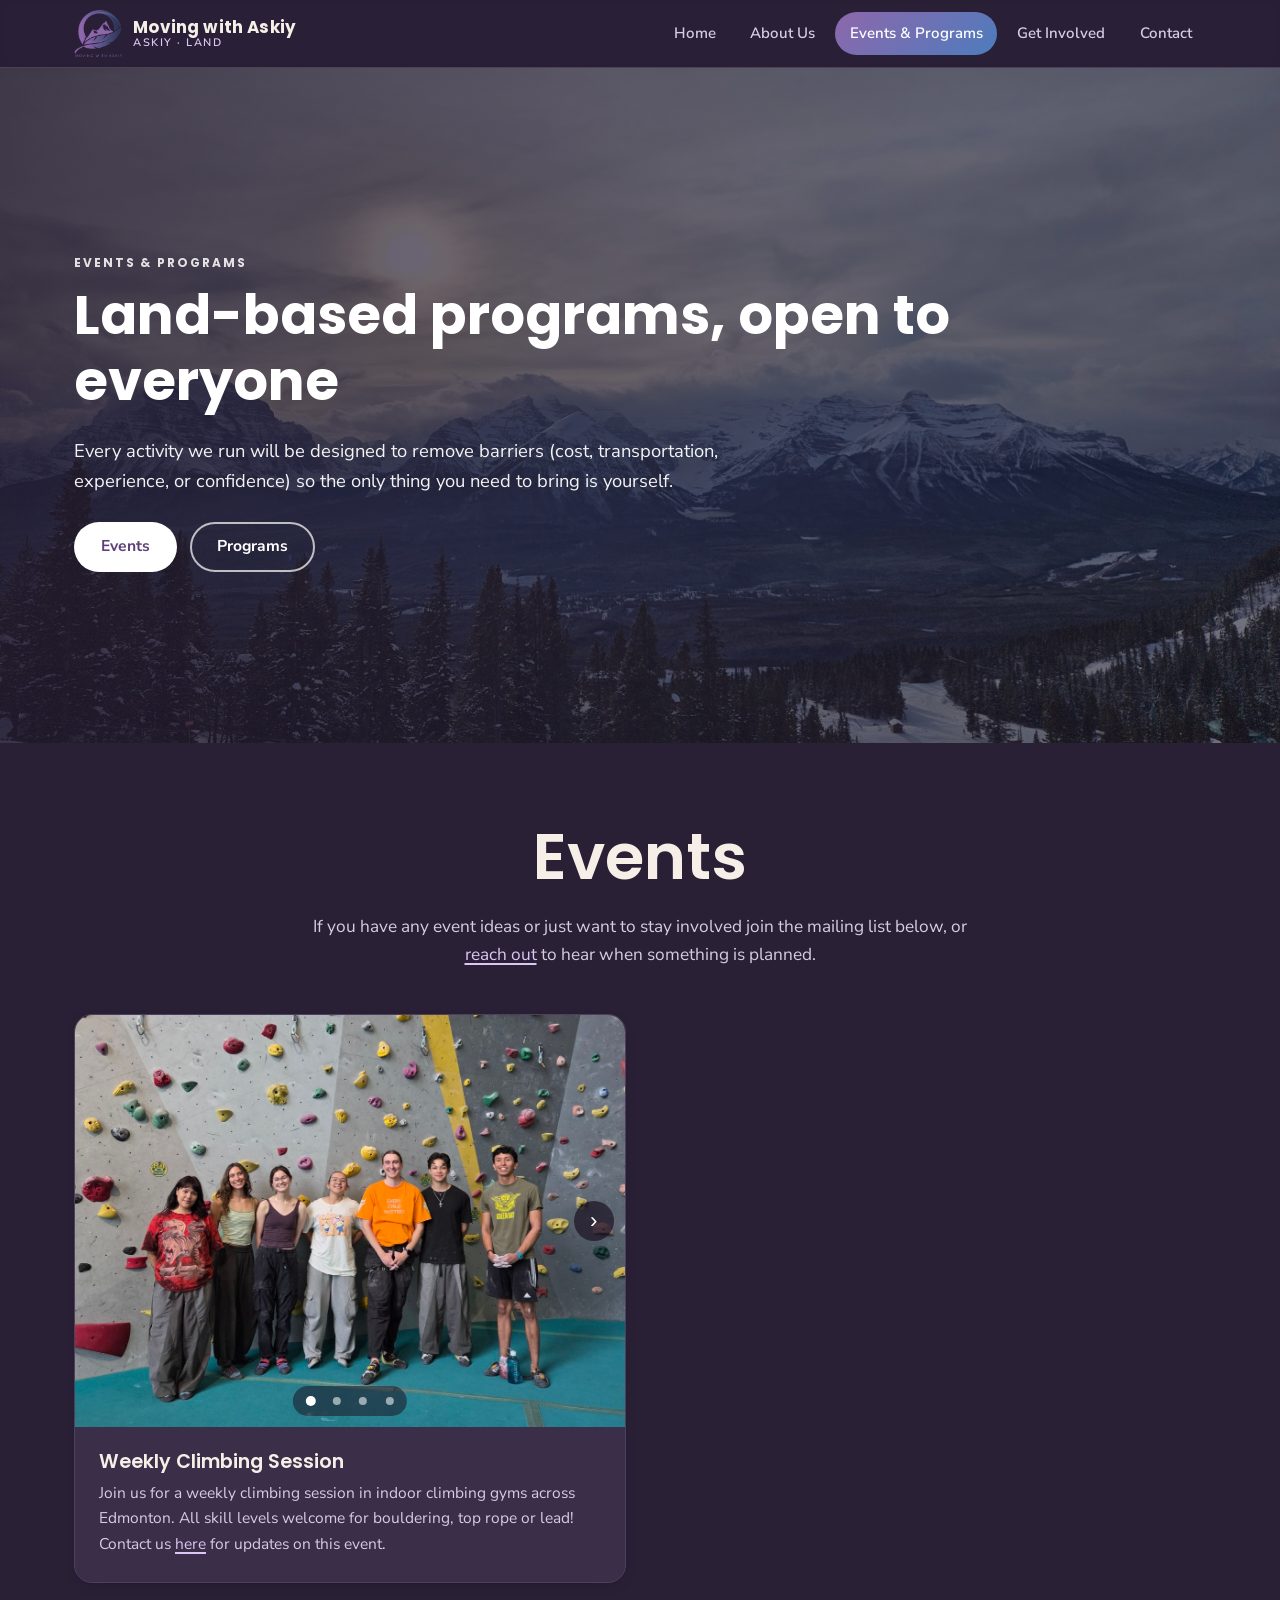
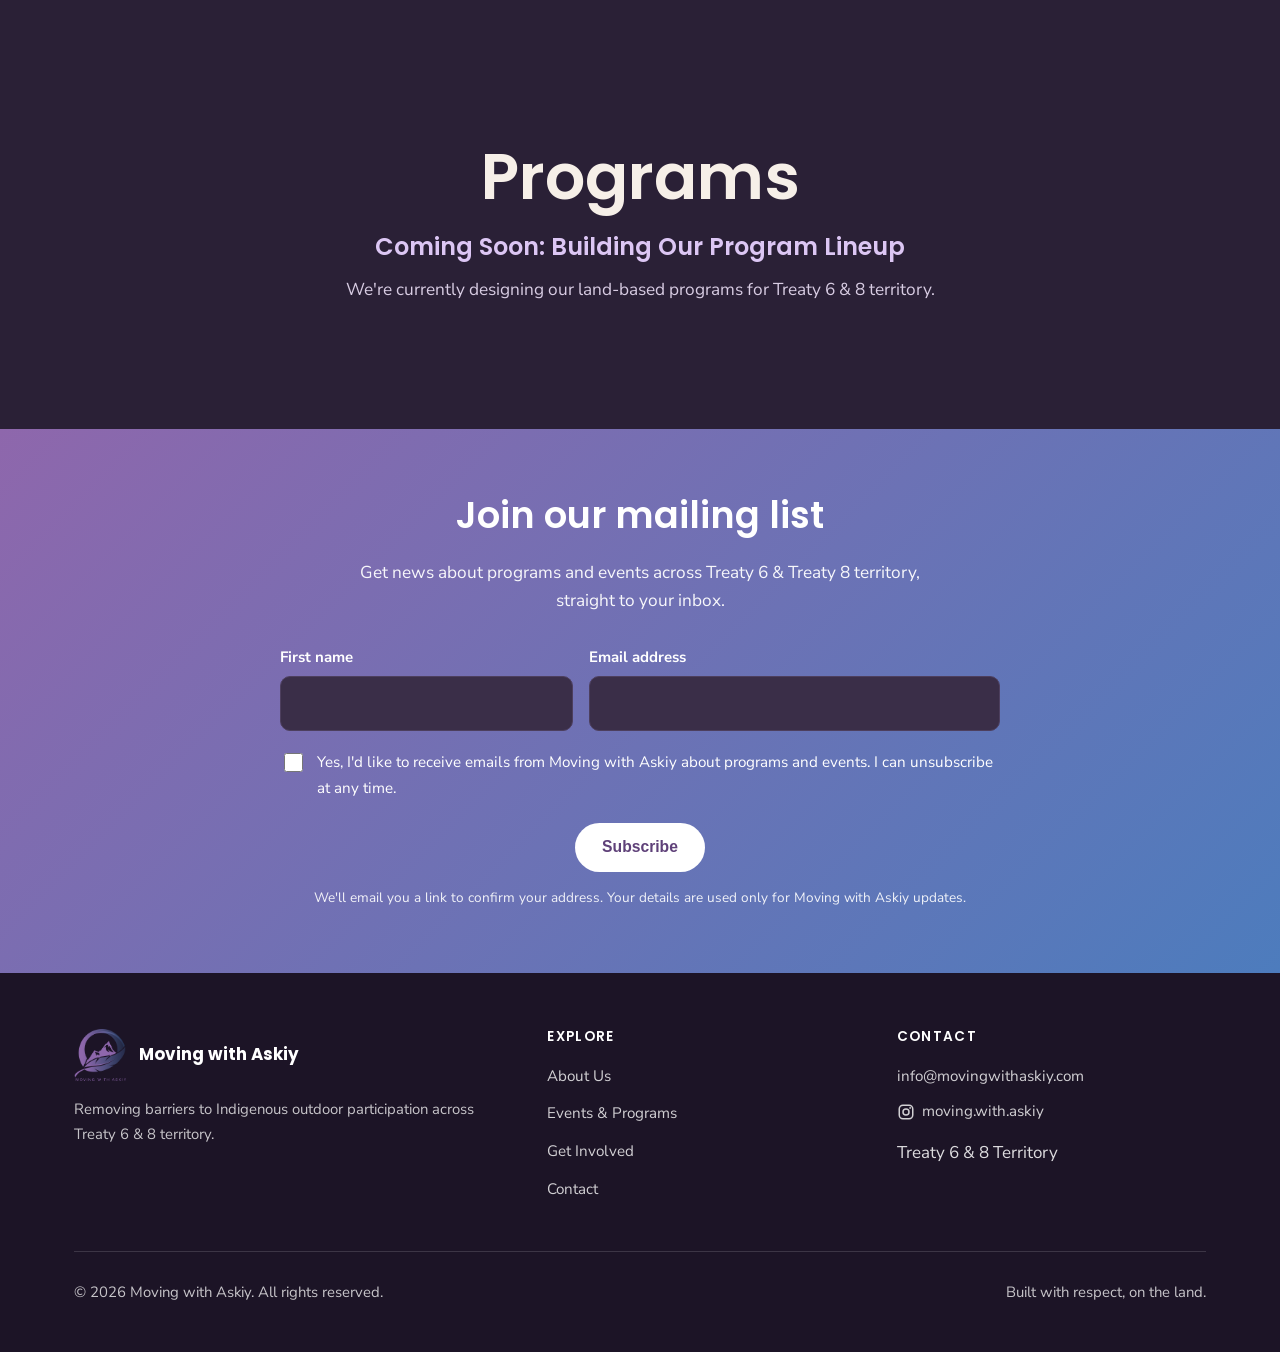
<file: events.html>
<!DOCTYPE html>
<html lang="en">
<head>
<meta charset="UTF-8">
<meta name="viewport" content="width=device-width, initial-scale=1.0">
<title>Events — Moving with Askiy</title>
<!-- Events now live on the combined Events & Programs page. This stub keeps
     old links and bookmarks working. -->
<link rel="canonical" href="programs.html">
<meta http-equiv="refresh" content="0; url=programs.html#events">
<meta name="robots" content="noindex">
<script>window.location.replace("programs.html#events");</script>
</head>
<body>
<p>Events have moved to our <a href="programs.html#events">Events &amp; Programs page</a>.</p>
</body>
</html>
</file>
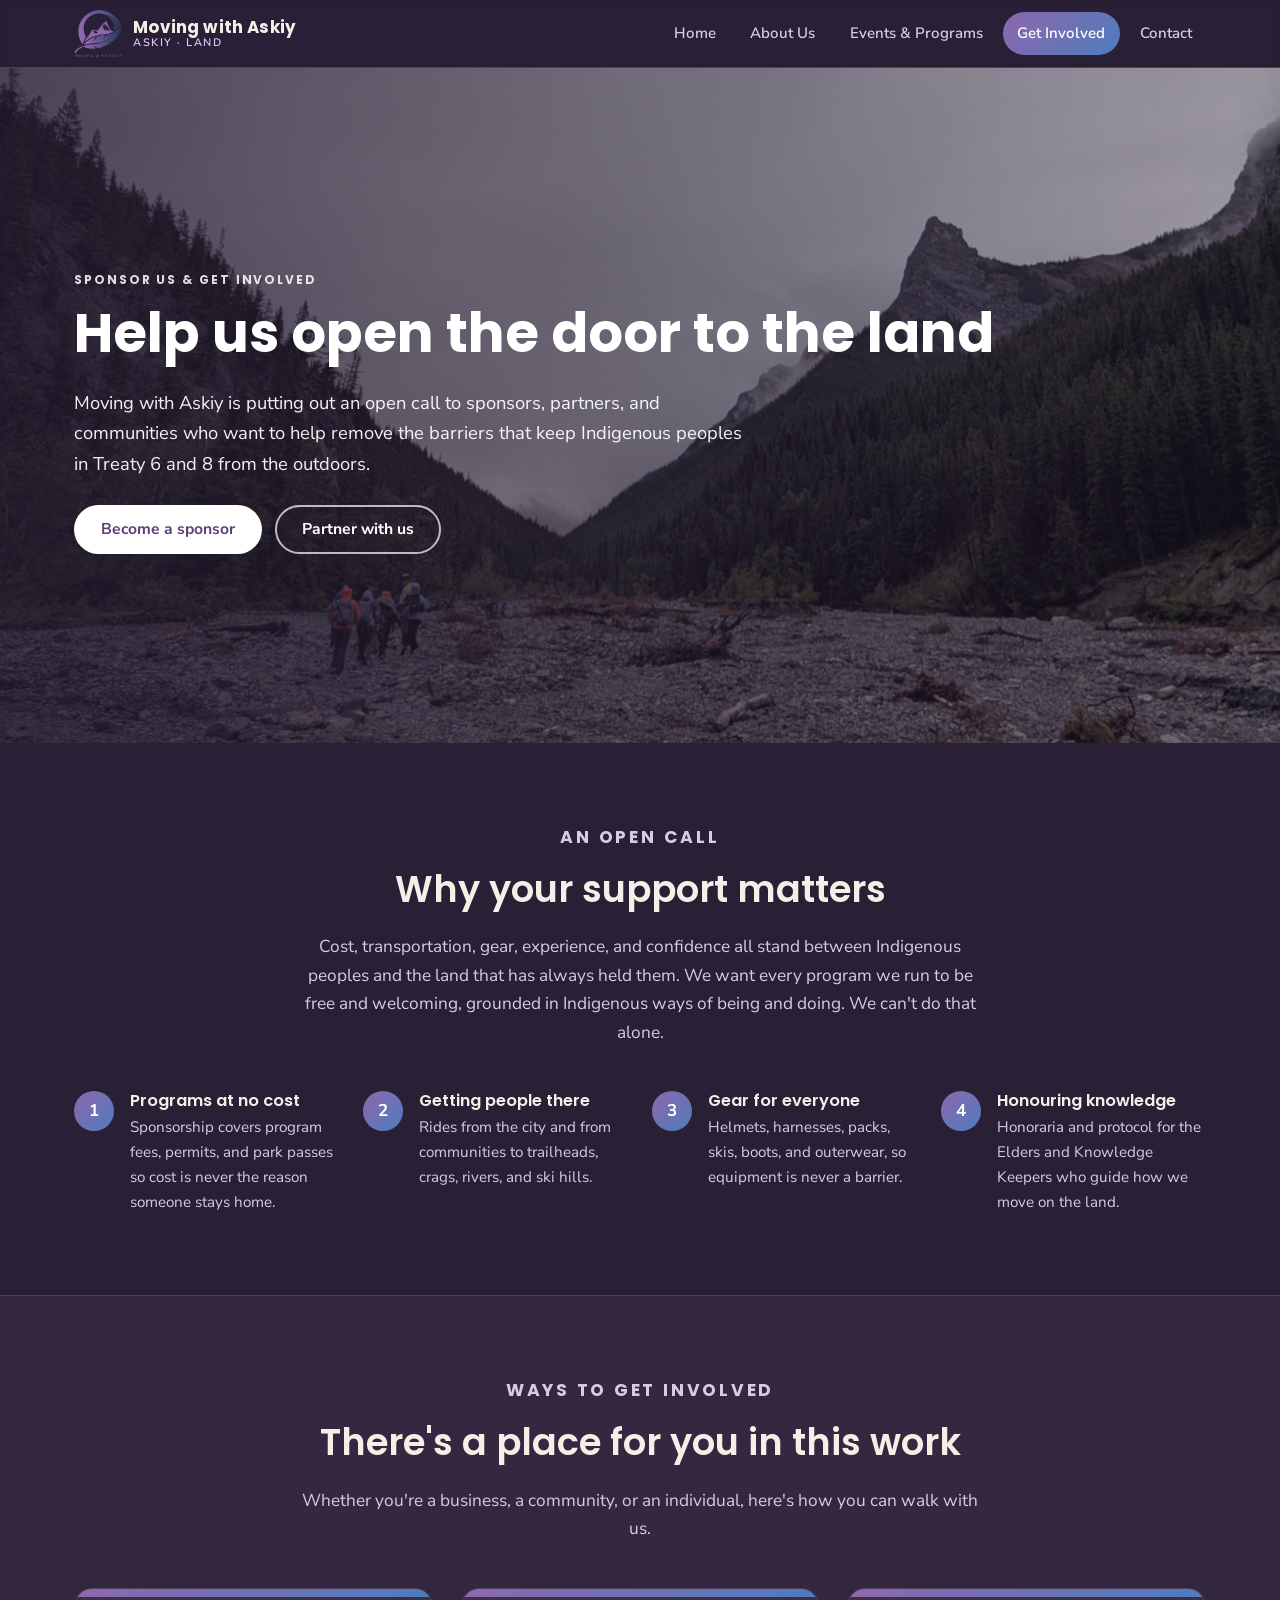
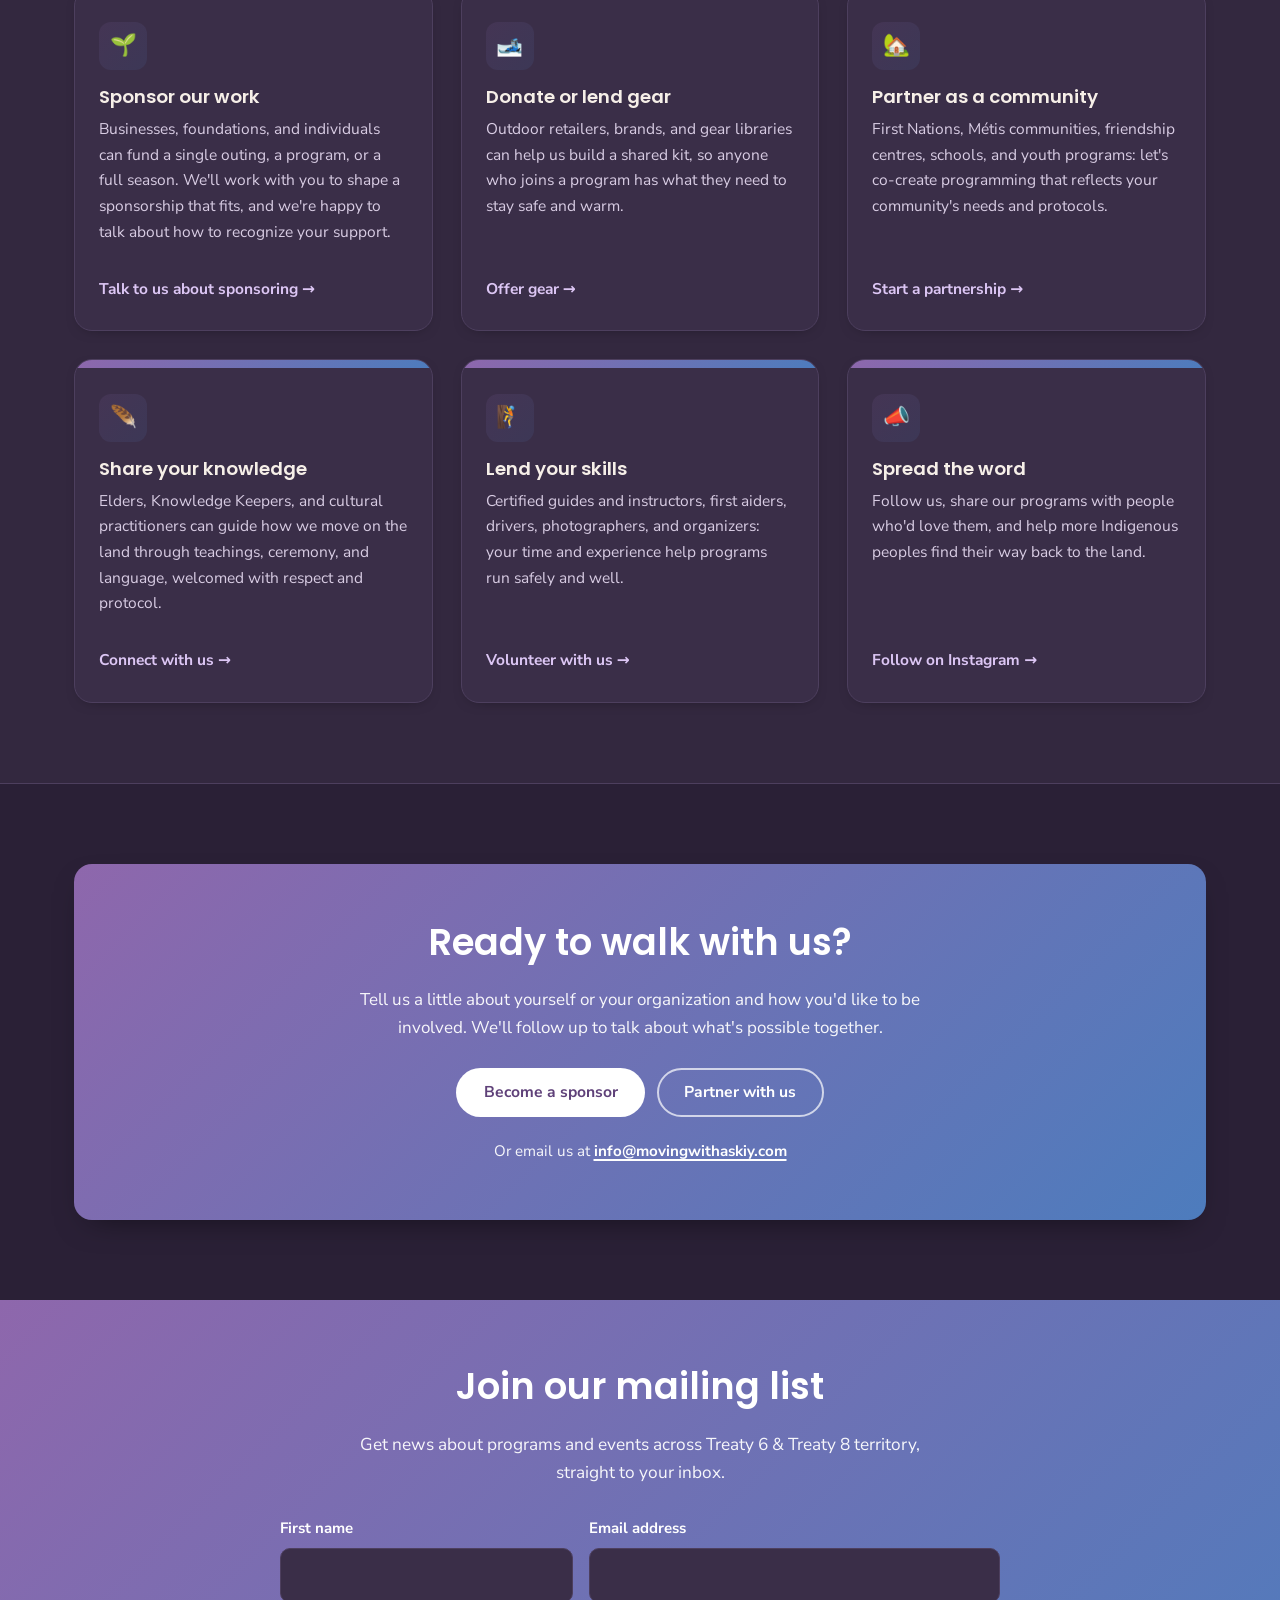
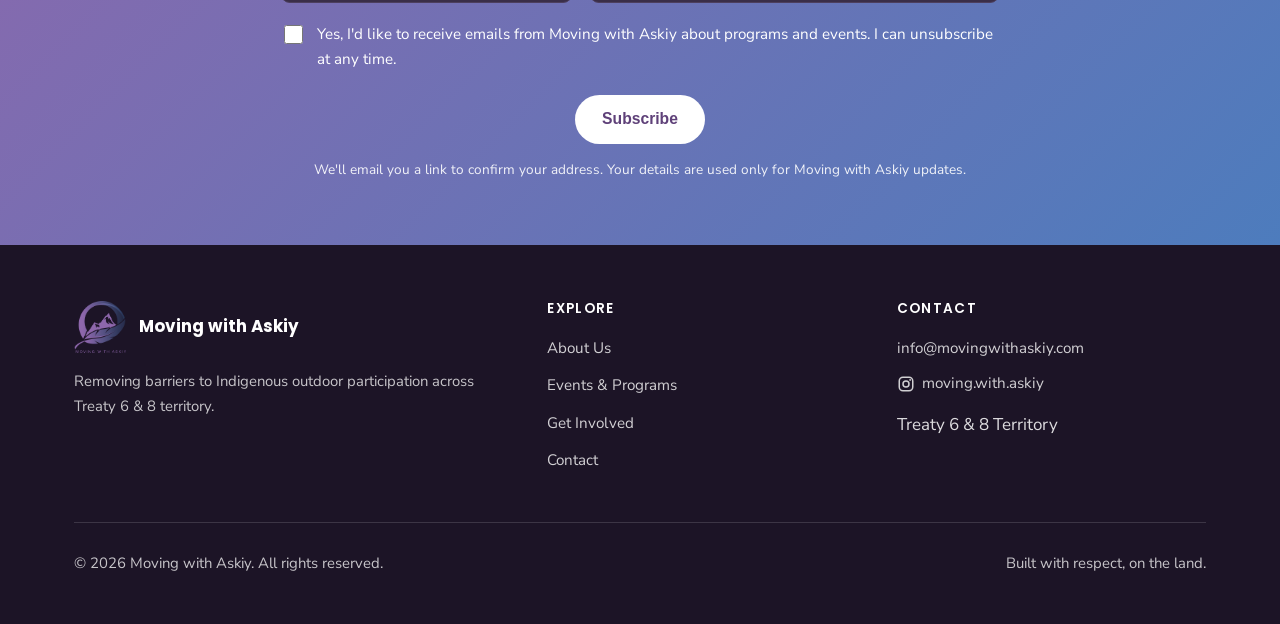
<file: get-involved.html>
<!DOCTYPE html>
<html lang="en">
<head>
<meta charset="UTF-8">
<meta name="viewport" content="width=device-width, initial-scale=1.0">
<title>Get Involved — Moving with Askiy</title>
<meta name="description" content="An open call for sponsors, partners, and communities to help Moving with Askiy remove barriers to Indigenous outdoor participation across Treaty 6 &amp; 8.">
<link rel="icon" href="images/logo.png">
<link rel="preconnect" href="https://fonts.googleapis.com">
<link rel="preconnect" href="https://fonts.gstatic.com" crossorigin>
<link href="https://fonts.googleapis.com/css2?family=Poppins:wght@600;700&family=Nunito+Sans:wght@400;600;700;800&display=swap" rel="stylesheet">
<link rel="stylesheet" href="css/style.css?v=2026-10-17s">
</head>
<body>
<a class="skip-link" href="#main">Skip to main content</a>

<header class="site-header">
  <div class="container nav-wrap">
    <a class="brand" href="index.html">
      <img class="brand__logo" src="images/logo.png" alt="Moving with Askiy logo: a feather and mountain inside a circle, in a purple-to-blue gradient">
      <span class="brand__text-lines">
        Moving with Askiy
        <small>askiy &middot; land</small>
      </span>
    </a>
    <button class="nav-toggle" aria-expanded="false" aria-controls="primary-navigation" aria-label="Toggle navigation menu">
      <span></span><span></span><span></span>
    </button>
    <nav class="main-nav" id="primary-navigation" aria-label="Primary">
      <ul>
        <li><a href="index.html">Home</a></li>
        <li><a href="about.html">About Us</a></li>
        <li><a href="programs.html">Events &amp; Programs</a></li>
        <li><a href="get-involved.html">Get Involved</a></li>
        <li><a href="contact.html">Contact</a></li>
      </ul>
    </nav>
  </div>
</header>

<main id="main">

  <section class="page-hero page-hero--photo page-hero--get-involved">
    <div class="container">
      <p class="eyebrow">Sponsor Us &amp; Get Involved</p>
      <h1>Help us open the door to the land</h1>
      <p class="lede">Moving with Askiy is putting out an open call to sponsors, partners, and communities who want to help remove the barriers that keep Indigenous peoples in Treaty&nbsp;6 and&nbsp;8 from the outdoors.</p>
      <div class="page-jump">
        <a class="btn btn--on-dark" href="contact.html?topic=sponsorship">Become a sponsor</a>
        <a class="btn btn--ghost-on-dark" href="contact.html?topic=partnership">Partner with us</a>
      </div>
    </div>
  </section>

  <!-- Why it matters -------------------------------------------------------- -->
  <section class="section">
    <div class="container">
      <div class="section__head" data-reveal>
        <p class="eyebrow eyebrow--dark">An Open Call</p>
        <h2>Why your support matters</h2>
        <p>Cost, transportation, gear, experience, and confidence all stand between Indigenous peoples and the land that has always held them. We want every program we run to be free and welcoming, grounded in Indigenous ways of being and doing. We can't do that alone.</p>
      </div>

      <div class="feature-list" data-reveal>
        <div class="feature-list__item">
          <span class="feature-list__icon" aria-hidden="true">1</span>
          <div>
            <h3>Programs at no cost</h3>
            <p>Sponsorship covers program fees, permits, and park passes so cost is never the reason someone stays home.</p>
          </div>
        </div>
        <div class="feature-list__item">
          <span class="feature-list__icon" aria-hidden="true">2</span>
          <div>
            <h3>Getting people there</h3>
            <p>Rides from the city and from communities to trailheads, crags, rivers, and ski hills.</p>
          </div>
        </div>
        <div class="feature-list__item">
          <span class="feature-list__icon" aria-hidden="true">3</span>
          <div>
            <h3>Gear for everyone</h3>
            <p>Helmets, harnesses, packs, skis, boots, and outerwear, so equipment is never a barrier.</p>
          </div>
        </div>
        <div class="feature-list__item">
          <span class="feature-list__icon" aria-hidden="true">4</span>
          <div>
            <h3>Honouring knowledge</h3>
            <p>Honoraria and protocol for the Elders and Knowledge Keepers who guide how we move on the land.</p>
          </div>
        </div>
      </div>
    </div>
  </section>

  <!-- Ways to get involved -------------------------------------------------- -->
  <section class="section section--sand">
    <div class="container">
      <div class="section__head" data-reveal>
        <p class="eyebrow eyebrow--dark">Ways to Get Involved</p>
        <h2>There's a place for you in this work</h2>
        <p>Whether you're a business, a community, or an individual, here's how you can walk with us.</p>
      </div>

      <div class="card-grid" data-reveal>
        <article class="card">
          <div class="card__media"></div>
          <div class="card__body">
            <span class="card__icon" aria-hidden="true">&#127793;</span>
            <h3>Sponsor our work</h3>
            <p>Businesses, foundations, and individuals can fund a single outing, a program, or a full season. We'll work with you to shape a sponsorship that fits, and we're happy to talk about how to recognize your support.</p>
            <p class="card__cta"><a href="contact.html?topic=sponsorship">Talk to us about sponsoring &rarr;</a></p>
          </div>
        </article>
        <article class="card">
          <div class="card__media"></div>
          <div class="card__body">
            <span class="card__icon" aria-hidden="true">&#127935;</span>
            <h3>Donate or lend gear</h3>
            <p>Outdoor retailers, brands, and gear libraries can help us build a shared kit, so anyone who joins a program has what they need to stay safe and warm.</p>
            <p class="card__cta"><a href="contact.html?topic=sponsorship">Offer gear &rarr;</a></p>
          </div>
        </article>
        <article class="card">
          <div class="card__media"></div>
          <div class="card__body">
            <span class="card__icon" aria-hidden="true">&#127969;</span>
            <h3>Partner as a community</h3>
            <p>First Nations, Métis communities, friendship centres, schools, and youth programs: let's co-create programming that reflects your community's needs and protocols.</p>
            <p class="card__cta"><a href="contact.html?topic=partnership">Start a partnership &rarr;</a></p>
          </div>
        </article>
        <article class="card">
          <div class="card__media"></div>
          <div class="card__body">
            <span class="card__icon" aria-hidden="true">&#129718;</span>
            <h3>Share your knowledge</h3>
            <p>Elders, Knowledge Keepers, and cultural practitioners can guide how we move on the land through teachings, ceremony, and language, welcomed with respect and protocol.</p>
            <p class="card__cta"><a href="contact.html?topic=volunteer">Connect with us &rarr;</a></p>
          </div>
        </article>
        <article class="card">
          <div class="card__media"></div>
          <div class="card__body">
            <span class="card__icon" aria-hidden="true">&#129495;</span>
            <h3>Lend your skills</h3>
            <p>Certified guides and instructors, first aiders, drivers, photographers, and organizers: your time and experience help programs run safely and well.</p>
            <p class="card__cta"><a href="contact.html?topic=volunteer">Volunteer with us &rarr;</a></p>
          </div>
        </article>
        <article class="card">
          <div class="card__media"></div>
          <div class="card__body">
            <span class="card__icon" aria-hidden="true">&#128227;</span>
            <h3>Spread the word</h3>
            <p>Follow us, share our programs with people who'd love them, and help more Indigenous peoples find their way back to the land.</p>
            <p class="card__cta"><a href="https://www.instagram.com/moving.with.askiy/" target="_blank" rel="noopener">Follow on Instagram<span class="visually-hidden"> (opens in a new tab)</span> &rarr;</a></p>
          </div>
        </article>
      </div>
    </div>
  </section>

  <!-- Call to action -------------------------------------------------------- -->
  <section class="section">
    <div class="container">
      <div class="cta-panel" data-reveal>
        <h2>Ready to walk with us?</h2>
        <p>Tell us a little about yourself or your organization and how you'd like to be involved. We'll follow up to talk about what's possible together.</p>
        <div class="page-jump">
          <a class="btn btn--on-dark" href="contact.html?topic=sponsorship">Become a sponsor</a>
          <a class="btn btn--ghost-on-dark" href="contact.html?topic=partnership">Partner with us</a>
        </div>
        <p class="cta-panel__email">Or email us at <a href="mailto:info@movingwithaskiy.com">info@movingwithaskiy.com</a></p>
      </div>
    </div>
  </section>

  <!-- Mailing list sign-up ------------------------------------------------ -->
  <section class="signup" id="join" aria-labelledby="signup-title">
    <div class="container">
      <h2 id="signup-title">Join our mailing list</h2>
      <p class="signup__lede">Get news about programs and events across Treaty&nbsp;6 &amp; Treaty&nbsp;8 territory, straight to your inbox.</p>
      <form class="signup__form" data-signup novalidate>
        <div class="signup__row">
          <div>
            <label for="signup-name">First name</label>
            <input id="signup-name" name="firstName" type="text" autocomplete="given-name" maxlength="60" required aria-describedby="signup-name-error">
            <p class="signup__error" id="signup-name-error" hidden></p>
          </div>
          <div>
            <label for="signup-email">Email address</label>
            <input id="signup-email" name="email" type="email" inputmode="email" autocomplete="email" maxlength="254" required aria-describedby="signup-email-error">
            <p class="signup__error" id="signup-email-error" hidden></p>
          </div>
        </div>
        <div class="signup__hp" aria-hidden="true">
          <label>Leave this field empty <input name="website" type="text" tabindex="-1" autocomplete="off"></label>
        </div>
        <label class="signup__consent" for="signup-consent">
          <input id="signup-consent" name="consent" type="checkbox" required aria-describedby="signup-consent-error">
          <span class="signup__consent-text">Yes, I'd like to receive emails from Moving with Askiy about programs and events. I can unsubscribe at any time.</span>
        </label>
        <p class="signup__error" id="signup-consent-error" hidden></p>
        <div class="signup__actions">
          <button class="btn btn--on-dark" type="submit">Subscribe</button>
          <p class="signup__status" role="status" aria-live="polite" hidden></p>
          <p class="signup__fineprint">We'll email you a link to confirm your address. Your details are used only for Moving with Askiy updates.</p>
        </div>
      </form>
      <p class="signup__success" role="status" tabindex="-1" hidden></p>
    </div>
  </section>

</main>

<footer class="site-footer">
  <div class="container">
    <div class="footer-grid">
      <div>
        <div class="footer-brand">
          <img src="images/logo.png" alt="Moving with Askiy logo">
          <span>Moving with Askiy</span>
        </div>
        <p>Removing barriers to Indigenous outdoor participation across Treaty 6 &amp; 8 territory.</p>
      </div>
      <div>
        <h4>Explore</h4>
        <ul>
          <li><a href="about.html">About Us</a></li>
          <li><a href="programs.html">Events &amp; Programs</a></li>
          <li><a href="get-involved.html">Get Involved</a></li>
          <li><a href="contact.html">Contact</a></li>
        </ul>
      </div>
      <div>
        <h4>Contact</h4>
        <ul>
          <li><a href="mailto:info@movingwithaskiy.com">info@movingwithaskiy.com</a></li>
          <li><a class="footer-social" href="https://www.instagram.com/moving.with.askiy/" target="_blank" rel="noopener"><svg class="footer-social__icon" viewBox="0 0 24 24" width="18" height="18" aria-hidden="true" focusable="false"><rect x="3" y="3" width="18" height="18" rx="5" fill="none" stroke="currentColor" stroke-width="2"/><circle cx="12" cy="12" r="4" fill="none" stroke="currentColor" stroke-width="2"/><circle cx="17.5" cy="6.5" r="1.2" fill="currentColor"/></svg><span>moving.with.askiy</span><span class="visually-hidden"> on Instagram (opens in a new tab)</span></a></li>
          <li>Treaty 6 &amp; 8 Territory</li>
        </ul>
      </div>
    </div>
    <div class="footer-bottom">
      <p>&copy; <span id="year">2026</span> Moving with Askiy. All rights reserved.</p>
      <p>Built with respect, on the land.</p>
    </div>
  </div>
</footer>

<script src="js/main.js?v=2026-10-17o"></script>
</body>
</html>
</file>
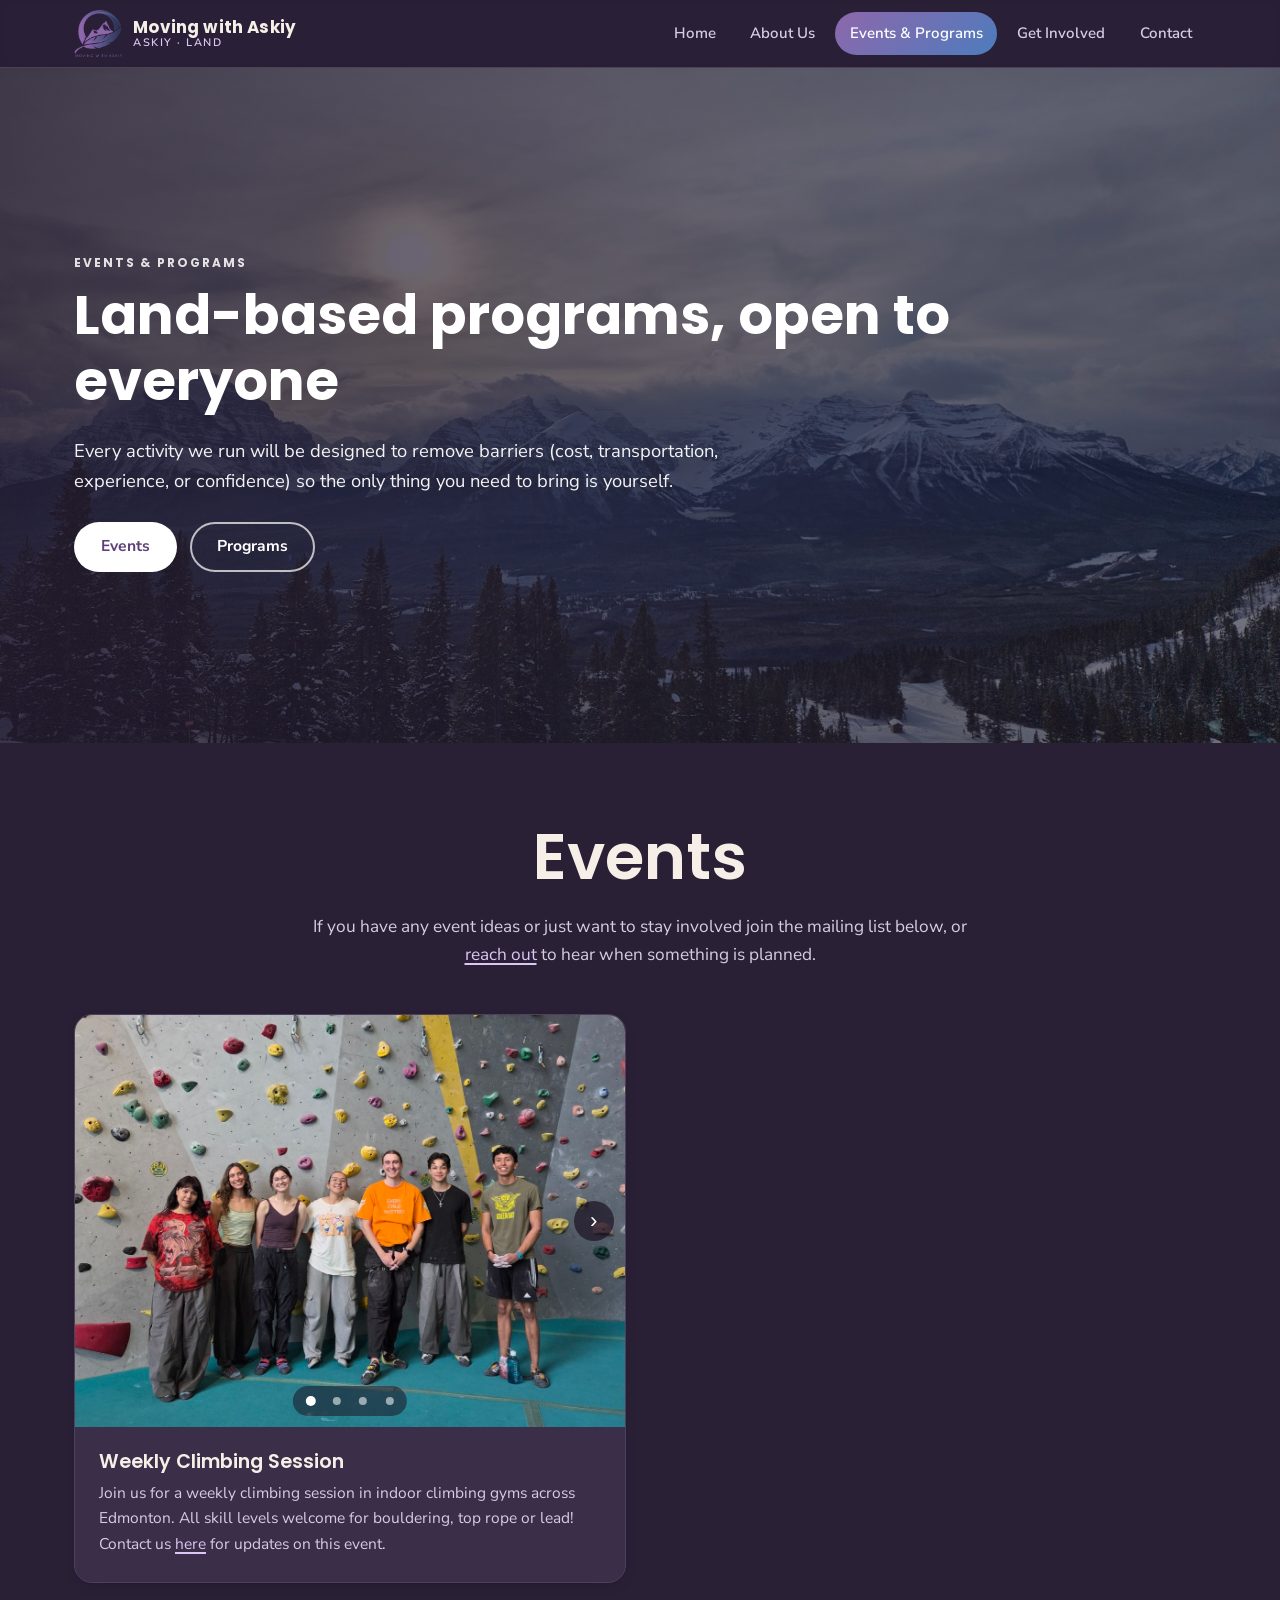
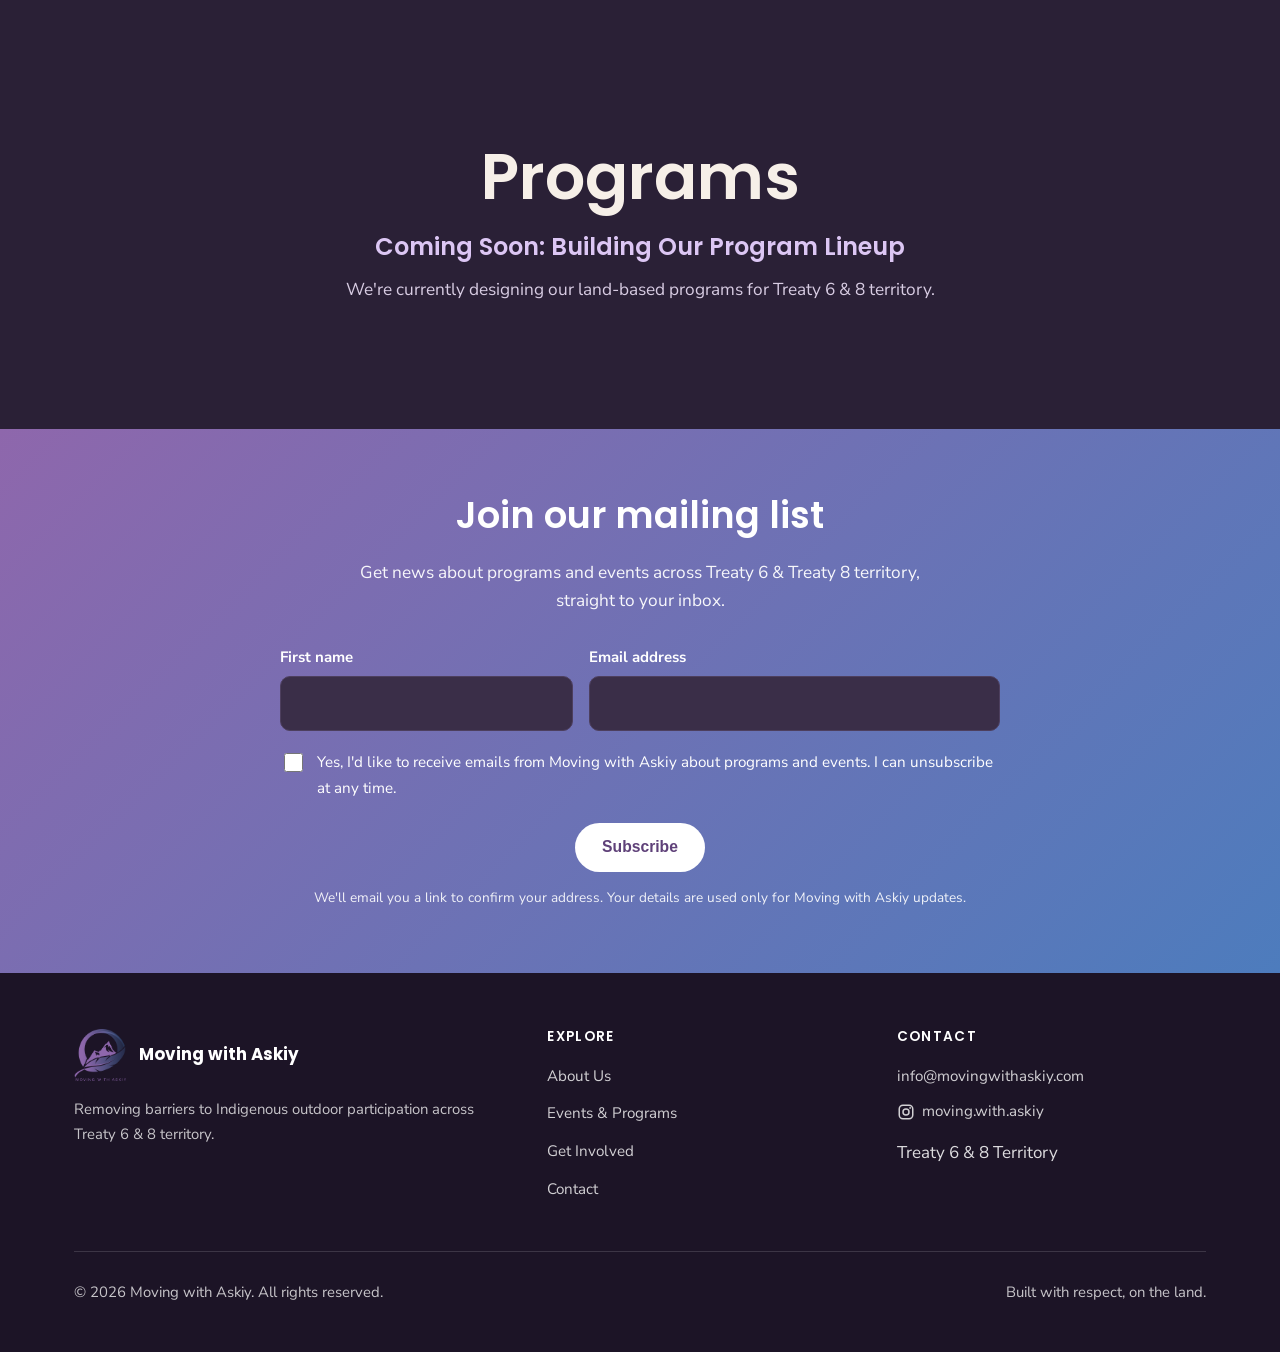
<file: programs.html>
<!DOCTYPE html>
<html lang="en">
<head>
<meta charset="UTF-8">
<meta name="viewport" content="width=device-width, initial-scale=1.0">
<title>Events &amp; Programs — Moving with Askiy</title>
<meta name="description" content="Upcoming events and land-based programs from Moving with Askiy across Treaty 6 &amp; 8 territory, designed to remove barriers to Indigenous outdoor participation.">
<link rel="icon" href="images/logo.png">
<link rel="preconnect" href="https://fonts.googleapis.com">
<link rel="preconnect" href="https://fonts.gstatic.com" crossorigin>
<link href="https://fonts.googleapis.com/css2?family=Poppins:wght@600;700&family=Nunito+Sans:wght@400;600;700;800&display=swap" rel="stylesheet">
<link rel="stylesheet" href="css/style.css?v=2026-10-17s">
</head>
<body>
<a class="skip-link" href="#main">Skip to main content</a>

<header class="site-header">
  <div class="container nav-wrap">
    <a class="brand" href="index.html">
      <img class="brand__logo" src="images/logo.png" alt="Moving with Askiy logo: a feather and mountain inside a circle, in a purple-to-blue gradient">
      <span class="brand__text-lines">
        Moving with Askiy
        <small>askiy &middot; land</small>
      </span>
    </a>
    <button class="nav-toggle" aria-expanded="false" aria-controls="primary-navigation" aria-label="Toggle navigation menu">
      <span></span><span></span><span></span>
    </button>
    <nav class="main-nav" id="primary-navigation" aria-label="Primary">
      <ul>
        <li><a href="index.html">Home</a></li>
        <li><a href="about.html">About Us</a></li>
        <li><a href="programs.html">Events &amp; Programs</a></li>
        <li><a href="get-involved.html">Get Involved</a></li>
        <li><a href="contact.html">Contact</a></li>
      </ul>
    </nav>
  </div>
</header>

<main id="main">

  <section class="page-hero page-hero--photo page-hero--programs">
    <div class="container">
      <p class="eyebrow">Events &amp; Programs</p>
      <h1>Land-based programs, open to everyone</h1>
      <p class="lede">Every activity we run will be designed to remove barriers (cost, transportation, experience, or confidence) so the only thing you need to bring is yourself.</p>
      <nav class="page-jump" aria-label="On this page">
        <a class="btn btn--on-dark" href="#events">Events</a>
        <a class="btn btn--ghost-on-dark" href="#programs">Programs</a>
      </nav>
    </div>
  </section>

  <!-- Events -------------------------------------------------------------- -->
  <section class="section" id="events" aria-labelledby="events-title">
    <div class="container">
      <div class="section__head" data-reveal>
        <h2 id="events-title" class="section-title">Events</h2>
        <p>If you have any event ideas or just want to stay involved join the mailing list below, or <a href="contact.html?topic=programs">reach out</a> to hear when something is planned.</p>
      </div>


      <!-- Event cards go here, newest first. Copy a card from
           templates/event-card.html (open it in a browser for instructions
           and live examples). Once you add the first card, delete the
           placeholder note above and update the heading. -->
      <div class="event-grid">
        <article class="event-card">
          <div class="event-card__carousel" data-carousel aria-label="Photos from our weekly climbing night">
            <div class="event-card__track">
              <figure class="event-card__slide">
                <img src="images/events/26272.jpeg" alt="wilson high wall group photo" loading="lazy" decoding="async" style="object-position: center 70%">
              </figure>
              <figure class="event-card__slide">
                <img src="images/events/26335.jpeg" alt="blocs group photo" loading="lazy" decoding="async">
              </figure>
              <figure class="event-card__slide">
                <img src="images/events/26411.jpeg" alt="wilson bouldering group photo" loading="lazy" decoding="async">
              </figure>
              <figure class="event-card__slide">
                <img src="images/events/26482.jpeg" alt="wilson bouldering group photo" loading="lazy" decoding="async">
              </figure>
            </div>
          </div>
          <div class="event-card__body">
            <h3 class="event-card__title">Weekly Climbing Session</h3>
            <p class="event-card__description">Join us for a weekly climbing session in indoor climbing gyms across Edmonton. All skill levels welcome for bouldering, top rope or lead!</p>
            <p class="event-card__description">Contact us <a href="contact.html?topic=programs">here</a> for updates on this event.</p>
          </div>
        </article>
      </div>
    </div>
  </section>


<!-- Programs ------------------------------------------------------------ -->
  <section class="section" id="programs" aria-labelledby="programs-title">
    <div class="container">
      <div class="section__head" data-reveal>
        <h2 id="programs-title" class="section-title">Programs</h2>
        <h3 class="section-subtitle">Coming Soon: Building Our Program Lineup</h3>
        <p>We're currently designing our land-based programs for Treaty 6 &amp; 8 territory.</p>
      </div>
    </div>
  </section>

  <!-- Mailing list sign-up ------------------------------------------------ -->
  <section class="signup" id="join" aria-labelledby="signup-title">
    <div class="container">
      <h2 id="signup-title">Join our mailing list</h2>
      <p class="signup__lede">Get news about programs and events across Treaty&nbsp;6 &amp; Treaty&nbsp;8 territory, straight to your inbox.</p>
      <form class="signup__form" data-signup novalidate>
        <div class="signup__row">
          <div>
            <label for="signup-name">First name</label>
            <input id="signup-name" name="firstName" type="text" autocomplete="given-name" maxlength="60" required aria-describedby="signup-name-error">
            <p class="signup__error" id="signup-name-error" hidden></p>
          </div>
          <div>
            <label for="signup-email">Email address</label>
            <input id="signup-email" name="email" type="email" inputmode="email" autocomplete="email" maxlength="254" required aria-describedby="signup-email-error">
            <p class="signup__error" id="signup-email-error" hidden></p>
          </div>
        </div>
        <div class="signup__hp" aria-hidden="true">
          <label>Leave this field empty <input name="website" type="text" tabindex="-1" autocomplete="off"></label>
        </div>
        <label class="signup__consent" for="signup-consent">
          <input id="signup-consent" name="consent" type="checkbox" required aria-describedby="signup-consent-error">
          <span class="signup__consent-text">Yes, I'd like to receive emails from Moving with Askiy about programs and events. I can unsubscribe at any time.</span>
        </label>
        <p class="signup__error" id="signup-consent-error" hidden></p>
        <div class="signup__actions">
          <button class="btn btn--on-dark" type="submit">Subscribe</button>
          <p class="signup__status" role="status" aria-live="polite" hidden></p>
          <p class="signup__fineprint">We'll email you a link to confirm your address. Your details are used only for Moving with Askiy updates.</p>
        </div>
      </form>
      <p class="signup__success" role="status" tabindex="-1" hidden></p>
    </div>
  </section>

</main>

<footer class="site-footer">
  <div class="container">
    <div class="footer-grid">
      <div>
        <div class="footer-brand">
          <img src="images/logo.png" alt="Moving with Askiy logo">
          <span>Moving with Askiy</span>
        </div>
        <p>Removing barriers to Indigenous outdoor participation across Treaty 6 &amp; 8 territory.</p>
      </div>
      <div>
        <h4>Explore</h4>
        <ul>
          <li><a href="about.html">About Us</a></li>
          <li><a href="programs.html">Events &amp; Programs</a></li>
          <li><a href="get-involved.html">Get Involved</a></li>
          <li><a href="contact.html">Contact</a></li>
        </ul>
      </div>
      <div>
        <h4>Contact</h4>
        <ul>
          <li><a href="mailto:info@movingwithaskiy.com">info@movingwithaskiy.com</a></li>
          <li><a class="footer-social" href="https://www.instagram.com/moving.with.askiy/" target="_blank" rel="noopener"><svg class="footer-social__icon" viewBox="0 0 24 24" width="18" height="18" aria-hidden="true" focusable="false"><rect x="3" y="3" width="18" height="18" rx="5" fill="none" stroke="currentColor" stroke-width="2"/><circle cx="12" cy="12" r="4" fill="none" stroke="currentColor" stroke-width="2"/><circle cx="17.5" cy="6.5" r="1.2" fill="currentColor"/></svg><span>moving.with.askiy</span><span class="visually-hidden"> on Instagram (opens in a new tab)</span></a></li>
          <li>Treaty 6 &amp; 8 Territory</li>
        </ul>
      </div>
    </div>
    <div class="footer-bottom">
      <p>&copy; <span id="year">2026</span> Moving with Askiy. All rights reserved.</p>
      <p>Built with respect, on the land.</p>
    </div>
  </div>
</footer>

<script src="js/main.js?v=2026-10-17o"></script>
</body>
</html>
</file>
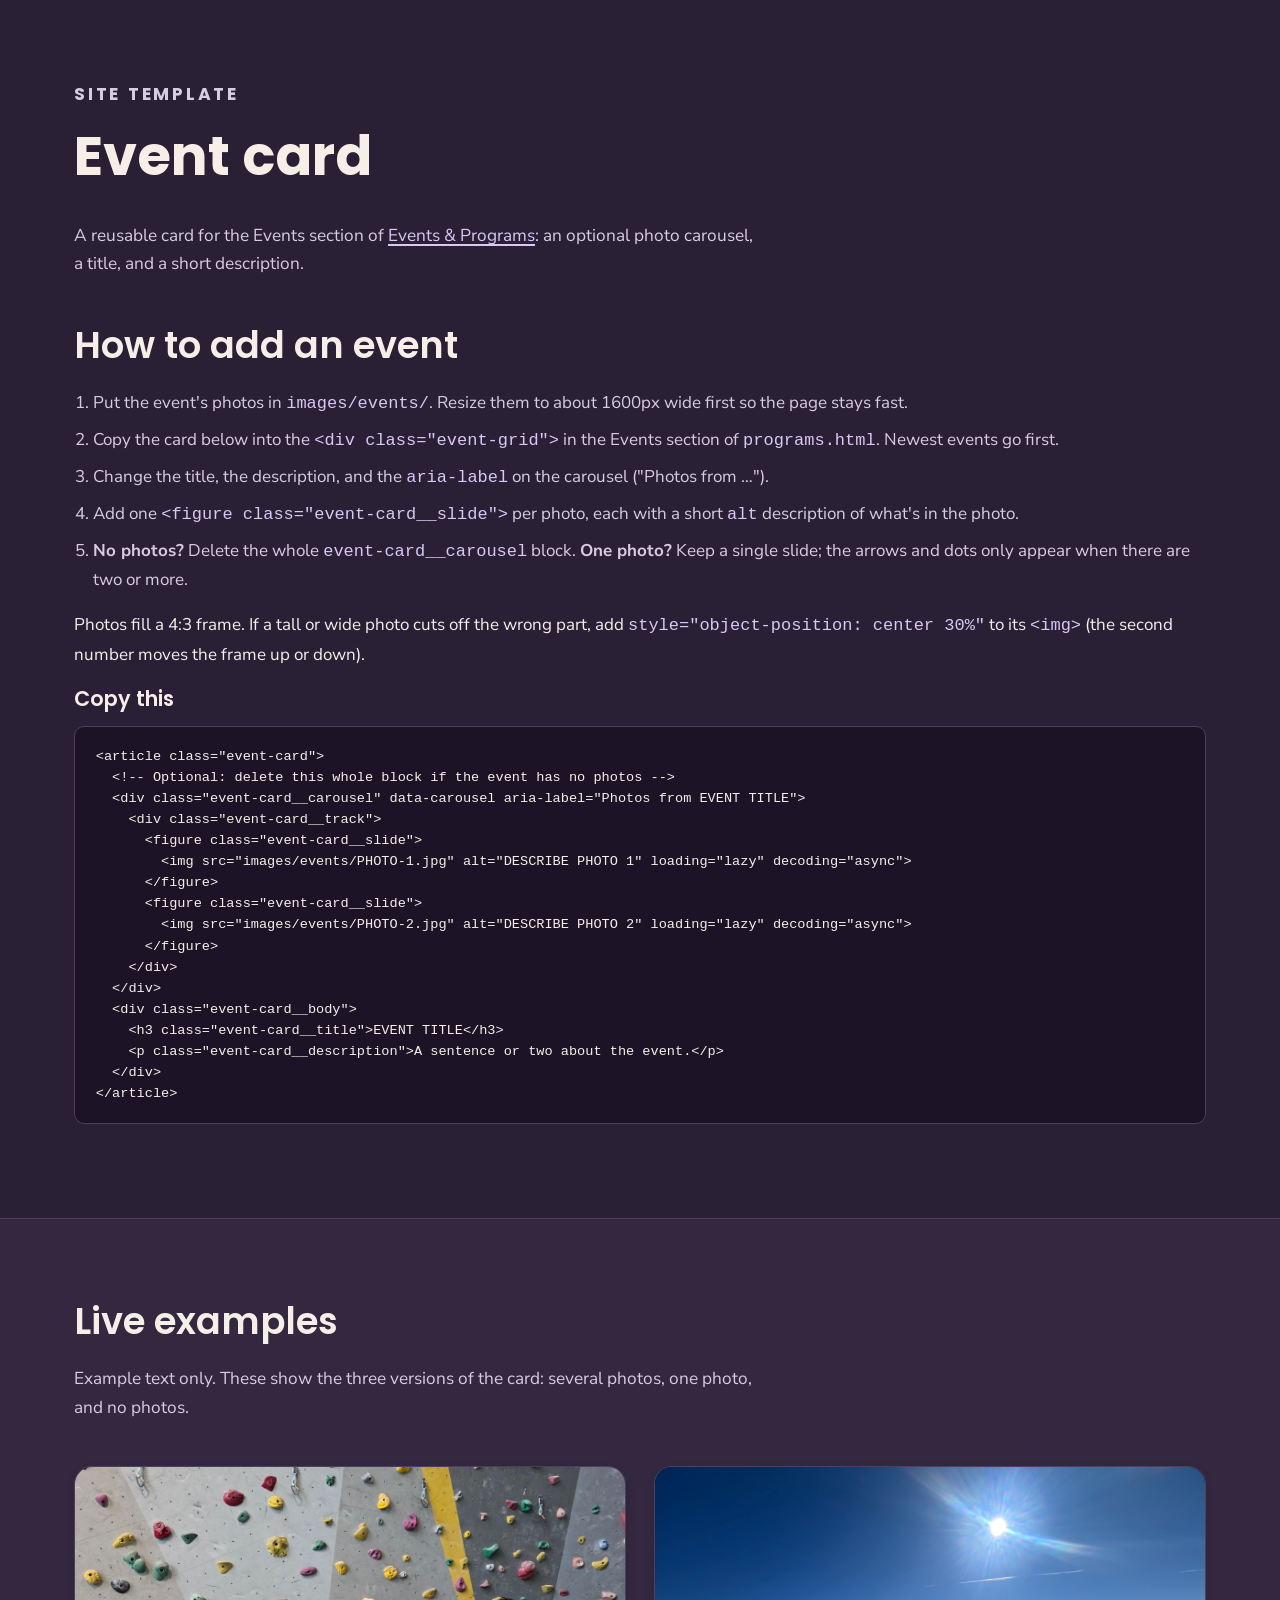
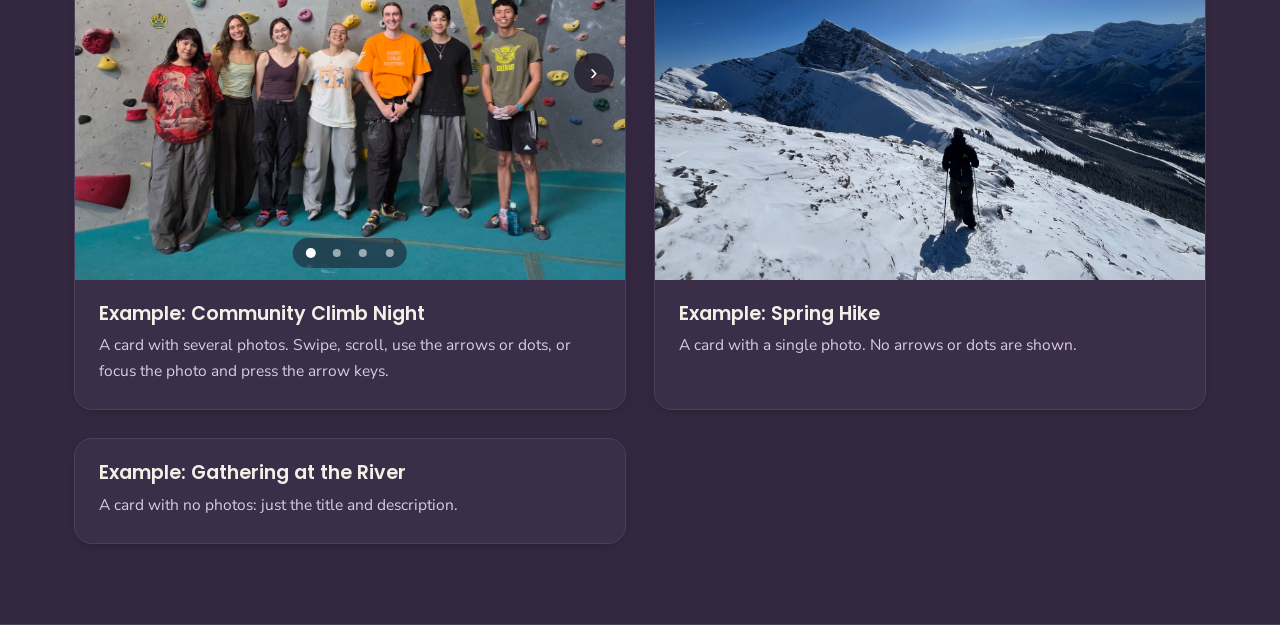
<file: templates/event-card.html>
<!DOCTYPE html>
<html lang="en">
<head>
<meta charset="UTF-8">
<meta name="viewport" content="width=device-width, initial-scale=1.0">
<title>Event Card Template — Moving with Askiy</title>
<meta name="robots" content="noindex">
<link rel="icon" href="../images/logo.png">
<link rel="preconnect" href="https://fonts.googleapis.com">
<link rel="preconnect" href="https://fonts.gstatic.com" crossorigin>
<link href="https://fonts.googleapis.com/css2?family=Poppins:wght@600;700&family=Nunito+Sans:wght@400;600;700;800&display=swap" rel="stylesheet">
<link rel="stylesheet" href="../css/style.css?v=2026-10-17s">
<style>
  /* Styles for this reference page only. */
  .tpl-code {
    background: var(--footer-bg);
    border: 1px solid var(--line);
    border-radius: var(--radius-sm);
    padding: 1.2rem 1.3rem;
    overflow-x: auto;
    font-size: 0.85rem;
    line-height: 1.55;
    color: var(--ink);
  }
  .tpl-steps { color: var(--ink-soft); padding-left: 1.2rem; }
  .tpl-steps li + li { margin-top: 0.5rem; }
  .tpl-steps code, .tpl-note code { color: var(--accent); }
</style>
</head>
<body>
<!--
  EVENT CARD TEMPLATE
  ===================
  This page is a reference for whoever updates the site. It isn't linked from
  the navigation. Copy a card from the "Copy this" block below into the
  <div class="event-grid"> on programs.html (in the Events section).
-->

<main id="main">
  <section class="section">
    <div class="container">
      <div class="section__head align-left">
        <p class="eyebrow eyebrow--dark">Site template</p>
        <h1>Event card</h1>
        <p>A reusable card for the Events section of <a href="../programs.html#events">Events &amp; Programs</a>: an optional photo carousel, a title, and a short description.</p>
      </div>

      <h2>How to add an event</h2>
      <ol class="tpl-steps">
        <li>Put the event's photos in <code>images/events/</code>. Resize them to about 1600px wide first so the page stays fast.</li>
        <li>Copy the card below into the <code>&lt;div class="event-grid"&gt;</code> in the Events section of <code>programs.html</code>. Newest events go first.</li>
        <li>Change the title, the description, and the <code>aria-label</code> on the carousel ("Photos from …").</li>
        <li>Add one <code>&lt;figure class="event-card__slide"&gt;</code> per photo, each with a short <code>alt</code> description of what's in the photo.</li>
        <li><strong>No photos?</strong> Delete the whole <code>event-card__carousel</code> block. <strong>One photo?</strong> Keep a single slide; the arrows and dots only appear when there are two or more.</li>
      </ol>
      <p class="tpl-note">Photos fill a 4:3 frame. If a tall or wide photo cuts off the wrong part, add <code>style="object-position: center 30%"</code> to its <code>&lt;img&gt;</code> (the second number moves the frame up or down).</p>

      <h3>Copy this</h3>
<pre class="tpl-code"><code>&lt;article class="event-card"&gt;
  &lt;!-- Optional: delete this whole block if the event has no photos --&gt;
  &lt;div class="event-card__carousel" data-carousel aria-label="Photos from EVENT TITLE"&gt;
    &lt;div class="event-card__track"&gt;
      &lt;figure class="event-card__slide"&gt;
        &lt;img src="images/events/PHOTO-1.jpg" alt="DESCRIBE PHOTO 1" loading="lazy" decoding="async"&gt;
      &lt;/figure&gt;
      &lt;figure class="event-card__slide"&gt;
        &lt;img src="images/events/PHOTO-2.jpg" alt="DESCRIBE PHOTO 2" loading="lazy" decoding="async"&gt;
      &lt;/figure&gt;
    &lt;/div&gt;
  &lt;/div&gt;
  &lt;div class="event-card__body"&gt;
    &lt;h3 class="event-card__title"&gt;EVENT TITLE&lt;/h3&gt;
    &lt;p class="event-card__description"&gt;A sentence or two about the event.&lt;/p&gt;
  &lt;/div&gt;
&lt;/article&gt;</code></pre>
    </div>
  </section>

  <section class="section section--sand">
    <div class="container">
      <div class="section__head align-left">
        <h2>Live examples</h2>
        <p>Example text only. These show the three versions of the card: several photos, one photo, and no photos.</p>
      </div>

      <div class="event-grid">
        <article class="event-card">
          <div class="event-card__carousel" data-carousel aria-label="Photos from Example: Community Climb Night">
            <div class="event-card__track">
              <figure class="event-card__slide">
                <img src="../images/events/26272.jpeg" alt="Seven people standing together in front of an indoor climbing wall" loading="lazy" decoding="async" style="object-position: center 70%">
              </figure>
              <figure class="event-card__slide">
                <img src="../images/events/26335.jpeg" alt="Example photo 2 from the event" loading="lazy" decoding="async">
              </figure>
              <figure class="event-card__slide">
                <img src="../images/events/26411.jpeg" alt="Example photo 3 from the event" loading="lazy" decoding="async">
              </figure>
              <figure class="event-card__slide">
                <img src="../images/events/26482.jpeg" alt="Example photo 4 from the event" loading="lazy" decoding="async">
              </figure>
            </div>
          </div>
          <div class="event-card__body">
            <h3 class="event-card__title">Example: Community Climb Night</h3>
            <p class="event-card__description">A card with several photos. Swipe, scroll, use the arrows or dots, or focus the photo and press the arrow keys.</p>
          </div>
        </article>

        <article class="event-card">
          <div class="event-card__carousel" data-carousel aria-label="Photos from Example: Spring Hike">
            <div class="event-card__track">
              <figure class="event-card__slide">
                <img src="../images/mission-ridge-hike.jpg" alt="A hiker with trekking poles on a snowy mountain ridge" loading="lazy" decoding="async">
              </figure>
            </div>
          </div>
          <div class="event-card__body">
            <h3 class="event-card__title">Example: Spring Hike</h3>
            <p class="event-card__description">A card with a single photo. No arrows or dots are shown.</p>
          </div>
        </article>

        <article class="event-card">
          <div class="event-card__body">
            <h3 class="event-card__title">Example: Gathering at the River</h3>
            <p class="event-card__description">A card with no photos: just the title and description.</p>
          </div>
        </article>
      </div>
    </div>
  </section>
</main>

<script src="../js/main.js?v=2026-10-17o"></script>
</body>
</html>
</file>
<file: css/style.css>
/* ==========================================================================
   Moving with Askiy — stylesheet
   Palette: purple #8e67ac, blue #4d7cbd, gradient between the two.
   ========================================================================== */

:root {
  /* Brand palette (as specified) */
  --purple: #8e67ac;
  --blue: #4d7cbd;
  --gradient: linear-gradient(135deg, var(--purple) 0%, var(--blue) 100%);
  --gradient-soft: linear-gradient(135deg, rgba(142, 103, 172, 0.12) 0%, rgba(77, 124, 189, 0.12) 100%);

  /* Deeper tones derived from the brand colors, used where text needs
     AA contrast on light backgrounds (buttons, links, headings). */
  --purple-deep: #5f4179;
  --blue-deep: #2f527f;

  /* Page colors: a deep plum page with warm cream text. This is a dark theme,
     so every text and surface color below is chosen against the plum. To try
     another palette, change only this block (theme-preview.html shows options). */
  --ink: #f6efe8;                      /* main text (warm cream) */
  --ink-soft: #d8cce3;                 /* secondary text */
  --bg: #2a2036;                       /* page background */
  --bg-glass: rgba(42, 32, 54, 0.92);  /* sticky header, slightly see-through */
  --sand: #33283f;                     /* alternating sections, callouts */
  --sand-line: #4d3f5e;
  --surface: #3a2e48;                  /* cards and form fields */
  --line: #4d3f5e;                     /* hairlines and card borders */
  --footer-bg: #1c1426;                /* darker plum, sets the footer apart */

  /* Text accent used on the page background (links, eyebrows, labels). */
  --accent: #dcc6f4;
  --accent-hover: #b9d0f5;

  --shadow: 0 12px 32px -16px rgba(0, 0, 0, 0.6);
  --shadow-sm: 0 4px 14px -8px rgba(0, 0, 0, 0.5);
  --radius: 18px;
  --radius-sm: 10px;
  --content-width: 1180px;
  --focus-ring: 3px solid #dcc6f4;
  color-scheme: dark; /* scrollbars and built-in form controls match the plum page */
}

*,
*::before,
*::after {
  box-sizing: border-box;
}

html {
  scroll-behavior: smooth;
  -webkit-text-size-adjust: 100%;
}

@media (prefers-reduced-motion: reduce) {
  html {
    scroll-behavior: auto;
  }
  *,
  *::before,
  *::after {
    animation-duration: 0.001ms !important;
    animation-iteration-count: 1 !important;
    transition-duration: 0.001ms !important;
    scroll-behavior: auto !important;
  }
}

body {
  margin: 0;
  font-family: "Nunito Sans", "Segoe UI", system-ui, -apple-system, sans-serif;
  color: var(--ink);
  background: var(--bg);
  line-height: 1.65;
  font-size: 1.0625rem;
}

h1, h2, h3, h4 {
  font-family: "Poppins", "Segoe UI", system-ui, sans-serif;
  line-height: 1.2;
  margin: 0 0 0.6em;
  color: var(--ink);
  font-weight: 600;
}

h1 { font-size: clamp(2.1rem, 4.5vw, 3.4rem); font-weight: 700; }
h2 { font-size: clamp(1.6rem, 3vw, 2.3rem); }
h3 { font-size: 1.3rem; }

p { margin: 0 0 1.1em; }

a {
  color: var(--accent);
  text-decoration-thickness: 2px;
  text-underline-offset: 3px;
}

a:hover { color: var(--accent-hover); }

img { max-width: 100%; display: block; }

ul, ol { padding-left: 1.3em; }

:focus-visible {
  outline: var(--focus-ring);
  outline-offset: 3px;
  border-radius: 4px;
}

.container {
  width: 100%;
  max-width: var(--content-width);
  margin-inline: auto;
  padding-inline: 1.5rem;
}

/* Skip link ---------------------------------------------------------- */
.skip-link {
  position: absolute;
  left: 1rem;
  top: -60px;
  background: var(--footer-bg);
  color: #fff;
  padding: 0.7em 1.2em;
  border-radius: var(--radius-sm);
  z-index: 1000;
  transition: top 0.2s ease;
}
.skip-link:focus {
  top: 1rem;
}

/* Header / Nav --------------------------------------------------------- */
.site-header {
  position: sticky;
  top: 0;
  z-index: 100;
  background: var(--bg-glass);
  backdrop-filter: saturate(160%) blur(10px);
  border-bottom: 1px solid var(--line);
}

.nav-wrap {
  display: flex;
  align-items: center;
  justify-content: space-between;
  gap: 1rem;
  padding-block: 0.6rem;
}

.brand {
  display: flex;
  align-items: center;
  gap: 0.7rem;
  font-family: "Poppins", sans-serif;
  font-weight: 700;
  color: var(--ink);
  text-decoration: none;
  font-size: 1.05rem;
  letter-spacing: 0.01em;
}
.brand:hover { color: var(--ink); }

.brand__logo {
  height: 48px;
  width: 48px;
  object-fit: contain;
}

.brand__text-lines { display: flex; flex-direction: column; line-height: 1.15; }
.brand__text-lines small {
  font-family: "Nunito Sans", sans-serif;
  font-weight: 600;
  font-size: 0.68rem;
  letter-spacing: 0.14em;
  text-transform: uppercase;
  color: var(--accent);
}

.nav-toggle {
  display: none;
  background: none;
  border: 2px solid var(--purple);
  border-radius: var(--radius-sm);
  padding: 0.45rem 0.6rem;
  cursor: pointer;
}
.nav-toggle span {
  display: block;
  width: 22px;
  height: 2px;
  background: var(--ink);
  margin: 4px 0;
  border-radius: 2px;
}

.main-nav ul {
  list-style: none;
  display: flex;
  gap: 0.35rem;
  margin: 0;
  padding: 0;
  flex-wrap: wrap;
  align-items: center;
}

.main-nav a {
  display: inline-block;
  padding: 0.55rem 0.9rem;
  border-radius: 999px;
  color: var(--ink-soft);
  text-decoration: none;
  font-weight: 600;
  font-size: 0.94rem;
  transition: background 0.2s ease, color 0.2s ease;
}

.main-nav a:hover { background: var(--gradient-soft); color: var(--ink); }

.main-nav a[aria-current="page"] {
  background: var(--gradient);
  color: #fff;
}

.main-nav .btn { margin-left: 0.35rem; }

@media (max-width: 860px) {
  .nav-toggle { display: inline-flex; flex-direction: column; }
  .main-nav {
    position: absolute;
    inset-inline: 0;
    top: 100%;
    background: var(--bg);
    border-bottom: 1px solid var(--line);
    display: none;
    padding: 1rem 1.5rem 1.5rem;
  }
  .main-nav.is-open { display: block; }
  .main-nav ul { flex-direction: column; align-items: stretch; gap: 0.3rem; }
  .main-nav a { display: block; text-align: left; }
  .main-nav .btn { margin-left: 0; margin-top: 0.4rem; text-align: center; }
}

/* Buttons ---------------------------------------------------------------- */
.btn {
  display: inline-flex;
  align-items: center;
  justify-content: center;
  gap: 0.5em;
  padding: 0.85em 1.6em;
  border-radius: 999px;
  font-weight: 700;
  font-size: 0.98rem;
  text-decoration: none;
  border: 2px solid transparent;
  cursor: pointer;
  transition: transform 0.15s ease, box-shadow 0.15s ease, background 0.2s ease, color 0.2s ease;
  line-height: 1.2;
}
.btn:hover { transform: translateY(-2px); }

.btn--primary {
  background: var(--gradient);
  color: #fff;
  box-shadow: var(--shadow-sm);
}
.btn--primary:hover { color: #fff; box-shadow: var(--shadow); }

.btn--outline {
  background: transparent;
  border-color: var(--accent);
  color: var(--accent);
}
.btn--outline:hover { background: var(--purple-deep); color: #fff; }

.btn--on-dark {
  background: #fff;
  color: var(--purple-deep);
}
.btn--on-dark:hover { background: var(--footer-bg); color: #fff; }

.btn--ghost-on-dark {
  background: transparent;
  border-color: rgba(255,255,255,0.7);
  color: #fff;
}
.btn--ghost-on-dark:hover { background: rgba(255,255,255,0.16); color: #fff; }

.btn--sm { padding: 0.6em 1.2em; font-size: 0.88rem; }

/* Page header / hero band (used on interior pages) ------------------------ */
.page-hero {
  background: var(--gradient);
  color: #fff;
  padding: 4.5rem 0 3.5rem;
  position: relative;
  overflow: hidden;
}
.page-hero::after {
  content: "";
  position: absolute;
  inset: 0;
  background-image: url("../images/mountain-motif.svg");
  background-repeat: no-repeat;
  background-position: bottom;
  background-size: 100% auto;
  opacity: 0.5;
  pointer-events: none;
}
/* Photo headers: each page gets its own landscape photo (images/heroes/) under
   the same dark overlay as the home hero, heaviest on the left where the text
   sits, so the white copy keeps AA contrast. The gradient stays underneath as
   the fallback while the photo loads. background-position's second value is
   the photo's focal point inside the wide, short banner. */
.page-hero--photo {
  --hero-overlay: linear-gradient(90deg, rgba(36, 27, 48, 0.8) 0%, rgba(36, 27, 48, 0.58) 60%, rgba(36, 27, 48, 0.42) 100%);
  background-color: var(--purple-deep);
  background-size: cover;
  background-repeat: no-repeat;
  /* Taller than the plain header so more of each photo shows; the text sits
     centred vertically in the extra space. */
  min-height: clamp(480px, 75vh, 820px);
  display: flex;
  align-items: center;
  padding: 5.5rem 0 5rem;
}
.page-hero--photo > .container { width: 100%; }
.page-hero--photo::after { display: none; }
/* Centered headers (404) get an even overlay instead of the left-weighted one. */
.page-hero--photo.text-center { --hero-overlay: linear-gradient(rgba(36, 27, 48, 0.62), rgba(36, 27, 48, 0.62)); }
@media (max-width: 860px) {
  .page-hero--photo { --hero-overlay: linear-gradient(rgba(36, 27, 48, 0.68), rgba(36, 27, 48, 0.68)); }
}
.page-hero--about        { background-image: var(--hero-overlay), url("../images/heroes/about.jpg");        background-position: center, center 72%; }
.page-hero--programs     { background-image: var(--hero-overlay), url("../images/heroes/programs.jpg");     background-position: center, center 58%; }
.page-hero--get-involved { background-image: var(--hero-overlay), url("../images/heroes/get-involved.jpg"); background-position: center, center 68%; }
.page-hero--contact      { background-image: var(--hero-overlay), url("../images/heroes/contact.jpg");      background-position: center, center 50%; }
.page-hero--404          { background-image: var(--hero-overlay), url("../images/heroes/404.jpg");          background-position: center, center 58%; }

.page-hero .container { position: relative; z-index: 1; }
.page-hero h1 { color: #fff; margin-bottom: 0.4em; }
.page-hero p.lede {
  max-width: 62ch;
  font-size: 1.15rem;
  color: rgba(255,255,255,0.94);
}
.eyebrow {
  display: inline-block;
  font-family: "Poppins", sans-serif;
  text-transform: uppercase;
  letter-spacing: 0.16em;
  font-size: 0.75rem;
  font-weight: 700;
  color: rgba(255,255,255,0.85);
  margin-bottom: 0.9em;
}
.eyebrow--dark { color: var(--accent); }

/* Hero (home) -------------------------------------------------------------- */
.hero {
  position: relative;
  /* The dark overlay keeps the white text at AA contrast over the bright sky;
     it is heaviest on the left where the copy sits. */
  background:
    linear-gradient(90deg, rgba(36, 27, 48, 0.78) 0%, rgba(36, 27, 48, 0.55) 60%, rgba(36, 27, 48, 0.4) 100%),
    url("../images/mountains_photo_hero.jpg") center 60% / cover no-repeat,
    var(--purple-deep);
  color: #fff;
  overflow: hidden;
  padding-top: 4.5rem;
}
.hero__inner {
  position: relative;
  z-index: 1;
  display: grid;
  grid-template-columns: 1.15fr 0.85fr;
  gap: 3rem;
  align-items: center;
  /* Extra room at the bottom because the quick-nav cards overlap the hero. */
  padding-bottom: 6rem;
}
.hero__logo-wrap {
  display: flex;
  justify-content: center;
}
.hero__logo {
  background: rgba(255,255,255,0.92);
  border-radius: 50%;
  /* The logo artwork (mark + wordmark) is a near-square image, so a square
     inscribed in this circle can only use ~70.7% of the circle's diameter
     without its corners poking past the edge. Padding of ~16% per side
     keeps the whole logo, including the wordmark, safely inside the circle. */
  padding: 16%;
  overflow: hidden;
  width: min(360px, 80%);
  aspect-ratio: 1 / 1;
  box-shadow: 0 25px 60px -20px rgba(20, 14, 30, 0.55);
}
.hero__logo img { width: 100%; height: 100%; object-fit: contain; }

.hero h1 { color: #fff; }
.hero__tagline {
  font-family: "Poppins", sans-serif;
  font-weight: 600;
  font-size: clamp(1.6rem, 3.4vw, 2.2rem);
  color: #fff;
  margin-bottom: 0.5em;
}
.hero__lede {
  font-size: 1.15rem;
  max-width: 56ch;
  color: rgba(255,255,255,0.94);
}
.hero__cta { display: flex; gap: 0.9rem; flex-wrap: wrap; margin-top: 1.6rem; }

@media (max-width: 860px) {
  .hero {
    background:
      linear-gradient(rgba(36, 27, 48, 0.65), rgba(36, 27, 48, 0.65)),
      url("../images/mountains_photo_hero.jpg") center 60% / cover no-repeat,
      var(--purple-deep);
  }
  .hero__inner { grid-template-columns: 1fr; text-align: center; padding-bottom: 3rem; }
  .hero__lede { margin-inline: auto; }
  .hero__cta { justify-content: center; }
}

/* Quick nav cards ----------------------------------------------------------- */
.quick-nav {
  margin-top: -3.25rem;
  position: relative;
  z-index: 3;
}
.quick-nav__grid {
  display: grid;
  grid-template-columns: repeat(4, 1fr);
  gap: 1.1rem;
}
@media (max-width: 1024px) {
  .quick-nav__grid { grid-template-columns: repeat(2, 1fr); }
}
.quick-nav__card {
  background: var(--surface);
  border-radius: var(--radius);
  padding: 1.5rem 1.3rem;
  box-shadow: var(--shadow);
  text-decoration: none;
  color: var(--ink);
  display: flex;
  flex-direction: column;
  gap: 0.5rem;
  border: 1px solid var(--line);
  transition: transform 0.2s ease, box-shadow 0.2s ease;
}
.quick-nav__card:hover {
  transform: translateY(-4px);
  box-shadow: 0 20px 40px -18px rgba(36,27,48,0.35);
  color: var(--ink);
}
.quick-nav__icon {
  width: 42px; height: 42px;
  border-radius: 12px;
  background: var(--gradient);
  display: flex; align-items: center; justify-content: center;
  color: #fff;
  font-size: 1.2rem;
}
.quick-nav__card h3 { margin-bottom: 0.15rem; font-size: 1.05rem; }
.quick-nav__card p { margin: 0; font-size: 0.92rem; color: var(--ink-soft); }

@media (max-width: 860px) {
  .quick-nav { margin-top: -2rem; }
}
@media (max-width: 560px) {
  .quick-nav__grid { grid-template-columns: 1fr; }
}

/* Generic sections ----------------------------------------------------------- */
.section { padding: 5rem 0; }
.section--sand { background: var(--sand); border-block: 1px solid var(--sand-line); }
.section--tight { padding: 3.5rem 0; }

.section__head {
  max-width: 68ch;
  margin: 0 auto 2.75rem;
  text-align: center;
}
.section__head p { color: var(--ink-soft); font-size: 1.08rem; }
/* Large section titles (Events & Programs page). */
.section-title { font-size: clamp(2.6rem, 6vw, 4rem); line-height: 1.05; margin-bottom: 0.35em; }
.section-subtitle { font-size: clamp(1.2rem, 2.2vw, 1.5rem); color: var(--accent); margin-bottom: 0.6em; }
.section__head.align-left { margin-inline: 0; text-align: left; }

/* Mission statement: long-form copy, left-aligned for readability. */
.mission {
  max-width: 68ch;
  margin: -1rem auto 2.75rem;
}
.mission p {
  color: var(--ink-soft);
  font-size: 1.08rem;
  margin-bottom: 1.4em;
}
.mission .mission__lead {
  color: var(--ink);
  font-size: 1.3rem;
  font-weight: 600;
  line-height: 1.55;
}
.mission .mission__closing {
  color: var(--ink);
  font-weight: 700;
  margin: 1.8rem 0 0;
  padding-top: 1.6rem;
  border-top: 1px solid var(--line);
}

/* Mailing list sign-up (bottom of every page) ------------------------------- */
.signup {
  background: var(--gradient);
  color: #fff;
  padding: 4rem 0;
  text-align: center;
}
.signup h2 { color: #fff; }
.signup__lede {
  color: rgba(255,255,255,0.94);
  max-width: 60ch;
  margin-inline: auto;
  font-size: 1.08rem;
}
.signup__form {
  position: relative;
  max-width: 720px;
  margin: 1.8rem auto 0;
  text-align: left;
}
.signup__row {
  display: grid;
  grid-template-columns: 1fr 1.4fr;
  gap: 1rem;
}
@media (max-width: 640px) {
  .signup__row { grid-template-columns: 1fr; }
}
.signup label { color: #fff; }
/* The site-wide blue focus ring disappears on the gradient, so use white here. */
.signup input:focus,
.signup input:focus-visible,
.signup button:focus-visible {
  outline: 3px solid #fff;
  outline-offset: 2px;
}
.signup__consent {
  display: flex;
  gap: 0.7rem;
  align-items: flex-start;
  margin: 1.2rem 0 0;
  font-weight: 400;
  font-size: 0.95rem;
  cursor: pointer;
}
.signup__consent input {
  color-scheme: light; /* keep the native checkbox white so it shows on the gradient */
  flex: none;
  width: 1.2rem;
  height: 1.2rem;
  margin-top: 0.15em;
  padding: 0;
  accent-color: var(--purple-deep);
}
.signup__error,
.signup__status.is-error {
  display: inline-block;
  margin: 0.45rem 0 0;
  padding: 0.25em 0.65em;
  border-radius: 6px;
  background: #fff;
  color: #8f1d2c;
  font-size: 0.88rem;
  font-weight: 700;
}
.signup__error[hidden],
.signup__status[hidden],
.signup__success[hidden] { display: none; }
.signup__actions {
  display: flex;
  flex-direction: column;
  align-items: center;
  gap: 0.9rem;
  margin-top: 1.4rem;
  text-align: center;
}
.signup__actions p { margin: 0; }
.signup__status { font-weight: 700; }
.signup__fineprint { font-size: 0.85rem; color: rgba(255,255,255,0.9); }
.signup button[disabled] { opacity: 0.7; cursor: progress; transform: none; }
.signup__success {
  max-width: 52ch;
  margin: 1.8rem auto 0;
  font-size: 1.2rem;
  font-weight: 700;
}
/* Honeypot: off-screen so people never see it, but bots fill it in. */
.signup__hp {
  position: absolute;
  left: -9999px;
  width: 1px;
  height: 1px;
  overflow: hidden;
}

/* Values grid -------------------------------------------------------------- */
.values-grid {
  display: grid;
  grid-template-columns: repeat(auto-fit, minmax(230px, 1fr));
  gap: 1.5rem;
}
.value-card {
  background: var(--surface);
  border: 1px solid var(--line);
  border-radius: var(--radius);
  padding: 1.9rem 1.6rem;
  box-shadow: var(--shadow-sm);
}
.value-card__icon {
  width: 52px; height: 52px;
  border-radius: 14px;
  background: var(--gradient-soft);
  display: flex; align-items: center; justify-content: center;
  font-size: 1.5rem;
  margin-bottom: 1rem;
}
.value-card h3 { font-size: 1.12rem; margin-bottom: 0.4rem; }
.value-card p { margin: 0; color: var(--ink-soft); font-size: 0.97rem; }

/* Cards grid (programs, resources, team, news) ---------------------------- */
.card-grid {
  display: grid;
  grid-template-columns: repeat(auto-fit, minmax(270px, 1fr));
  gap: 1.75rem;
}

.card {
  background: var(--surface);
  border-radius: var(--radius);
  border: 1px solid var(--line);
  overflow: hidden;
  box-shadow: var(--shadow-sm);
  display: flex;
  flex-direction: column;
}
.card__media {
  height: 8px;
  background: var(--gradient);
}
.card__body { padding: 1.6rem 1.5rem 1.8rem; flex: 1; display: flex; flex-direction: column; }
.card__icon {
  width: 48px; height: 48px;
  border-radius: 12px;
  background: var(--gradient-soft);
  display: flex; align-items: center; justify-content: center;
  font-size: 1.35rem;
  margin-bottom: 1rem;
}
.card h3 { font-size: 1.15rem; margin-bottom: 0.5rem; }
.card p { color: var(--ink-soft); font-size: 0.97rem; }
.card .tags { display: flex; flex-wrap: wrap; gap: 0.4rem; margin-top: auto; padding-top: 0.9rem; }
.tag {
  font-size: 0.76rem;
  font-weight: 700;
  text-transform: uppercase;
  letter-spacing: 0.04em;
  padding: 0.3em 0.7em;
  border-radius: 999px;
  background: var(--sand);
  color: var(--accent);
  border: 1px solid var(--sand-line);
}

/* Feature list (barrier-breaking approach) --------------------------------- */
.feature-list {
  display: grid;
  grid-template-columns: repeat(auto-fit, minmax(230px, 1fr));
  gap: 1.5rem;
}
.feature-list__item {
  display: flex;
  gap: 1rem;
  align-items: flex-start;
}
.feature-list__icon {
  flex: none;
  width: 40px; height: 40px;
  border-radius: 50%;
  background: var(--gradient);
  color: #fff;
  display: flex; align-items: center; justify-content: center;
  font-weight: 700;
}
.feature-list__item h3 { font-size: 1.02rem; margin-bottom: 0.25rem; }
.feature-list__item p { margin: 0; font-size: 0.95rem; color: var(--ink-soft); }

/* Two column layout -------------------------------------------------------- */
.two-col {
  display: grid;
  grid-template-columns: 1.1fr 0.9fr;
  gap: 3rem;
  align-items: center;
}
@media (max-width: 860px) {
  .two-col { grid-template-columns: 1fr; }
}

/* About page: mission text beside a photo. The photo follows the reader down the
   long text on wide screens, and leads the section on phones. */
.two-col--top { align-items: start; }
.mission--side { max-width: none; margin: 0; }
/* Bold phrases pick up the darker text color so the emphasis actually reads;
   the closing paragraph is regular weight here so its bold phrases stand out. */
.mission--side strong { color: var(--ink); font-weight: 700; }
.mission--side .mission__closing { font-weight: 400; }
.mission-figure {
  margin: 0;
  position: sticky;
  top: 6rem;
}
.mission-figure img {
  width: 100%;
  height: auto;
  border-radius: var(--radius);
  box-shadow: var(--shadow);
}
@media (max-width: 860px) {
  .mission-figure { position: static; order: -1; }
  .mission-figure img { aspect-ratio: 16 / 10; object-fit: cover; }
}

.figure-card {
  background: var(--surface);
  border: 1px solid var(--line);
  border-radius: var(--radius);
  padding: 2.5rem;
  box-shadow: var(--shadow-sm);
  text-align: center;
}
.figure-card img { max-width: 220px; margin-inline: auto; }

/* Team ---------------------------------------------------------------------- */
.team-grid {
  display: grid;
  grid-template-columns: repeat(auto-fit, minmax(230px, 1fr));
  gap: 1.75rem;
}
.team-card {
  text-align: center;
  background: var(--surface);
  border: 1px solid var(--line);
  border-radius: var(--radius);
  padding: 2rem 1.4rem;
  box-shadow: var(--shadow-sm);
}
.team-card__avatar {
  width: 96px; height: 96px;
  border-radius: 50%;
  margin: 0 auto 1rem;
  background: var(--gradient);
  display: flex; align-items: center; justify-content: center;
  color: #fff;
  font-family: "Poppins", sans-serif;
  font-weight: 700;
  font-size: 1.4rem;
}
.team-card h3 { margin-bottom: 0.15rem; font-size: 1.08rem; }
.team-card .role { color: var(--accent); font-weight: 700; font-size: 0.88rem; margin-bottom: 0.6rem; }
.team-card p.bio { font-size: 0.92rem; color: var(--ink-soft); margin: 0; }

/* Leadership profiles, modelled on the Soul of Miistaki team page: one person
   per row, each on its own dark panel that stands out from the plum page,
   with a large photo on the left and the name (with pronouns), role, and bio
   on the right. */
.profile-list {
  --panel-bg: #1c1426;
  --panel-ink: var(--ink);
  --panel-ink-soft: var(--ink-soft);
  display: grid;
  gap: 2.5rem;
}
.profile {
  display: grid;
  grid-template-columns: 298px minmax(0, 1fr);
  gap: clamp(1.5rem, 5vw, 4.75rem);
  align-items: start;
  background: var(--panel-bg);
  color: var(--panel-ink);
  padding: clamp(1.5rem, 6vw, 5.5rem) clamp(1.25rem, 4vw, 4rem);
  box-shadow: var(--shadow);
}
/* Every headshot displays at a fixed 298 x 479 (files are cropped to that
   shape at 2x for sharpness on high-density screens). */
.profile__photo {
  width: 298px;
  height: 479px;
  object-fit: cover;
}
.profile__body { padding-top: clamp(0rem, 1.5vw, 1.5rem); }
.profile__header { margin-bottom: 0.4rem; }
.profile h3 {
  margin: 0 0 clamp(1rem, 2.5vw, 2.25rem);
  color: var(--panel-ink);
  font-size: clamp(1.5rem, 3vw, 2.4rem);
  font-weight: 600;
  line-height: 1.2;
}
.profile__pronouns { font-weight: inherit; }
.profile__role {
  margin: 0;
  color: var(--accent);
  font-family: "Poppins", sans-serif;
  font-weight: 600;
  font-size: clamp(1.05rem, 1.8vw, 1.4rem);
  line-height: 1.3;
}
.profile p.bio {
  margin: 0;
  color: var(--panel-ink-soft);
  font-size: clamp(0.95rem, 1.2vw, 1.08rem);
  line-height: 1.9;
}
.profile p.bio + p.bio { margin-top: 1.1rem; }

@media (max-width: 600px) {
  .profile { grid-template-columns: 1fr; }
  .profile__photo { max-width: 100%; height: auto; aspect-ratio: 298 / 479; }
}

.placeholder-note {
  border: 1.5px dashed var(--purple);
  background: var(--gradient-soft);
  border-radius: var(--radius-sm);
  padding: 1rem 1.2rem;
  font-size: 0.92rem;
  color: var(--ink-soft);
  margin-bottom: 2rem;
}
.placeholder-note strong { color: var(--ink); }

/* Timeline / accordion style for accessibility details ----------------------- */
.detail-list {
  display: grid;
  gap: 1rem;
}
.detail-list > div {
  background: var(--surface);
  border: 1px solid var(--line);
  border-radius: var(--radius-sm);
  padding: 1.3rem 1.5rem;
}
.detail-list h3 { font-size: 1rem; margin-bottom: 0.3rem; }
.detail-list p { margin: 0; color: var(--ink-soft); font-size: 0.95rem; }

/* Resource list -------------------------------------------------------------- */
.resource-list { list-style: none; padding: 0; margin: 0; display: grid; gap: 1rem; }
.resource-list li {
  background: var(--surface);
  border: 1px solid var(--line);
  border-radius: var(--radius-sm);
  padding: 1.1rem 1.4rem;
}
.resource-list a { font-weight: 700; }
.resource-list p { margin: 0.3rem 0 0; color: var(--ink-soft); font-size: 0.93rem; }

/* Steps (stewardship guide) --------------------------------------------------- */
.steps { list-style: none; margin: 0; padding: 0; counter-reset: step; display: grid; gap: 1.25rem; }
.steps li {
  counter-increment: step;
  position: relative;
  padding-left: 3.2rem;
}
.steps li::before {
  content: counter(step);
  position: absolute;
  left: 0; top: 0;
  width: 2.2rem; height: 2.2rem;
  border-radius: 50%;
  background: var(--gradient);
  color: #fff;
  font-weight: 700;
  display: flex; align-items: center; justify-content: center;
  font-family: "Poppins", sans-serif;
}
.steps h3 { margin-bottom: 0.2rem; font-size: 1.02rem; }
.steps p { margin: 0; color: var(--ink-soft); }

/* Forms ----------------------------------------------------------------------- */
.form-grid {
  display: grid;
  gap: 1.2rem;
}
.form-row { display: grid; gap: 1.2rem; grid-template-columns: 1fr 1fr; }
@media (max-width: 640px) { .form-row { grid-template-columns: 1fr; } }

label {
  display: block;
  font-weight: 700;
  margin-bottom: 0.4rem;
  font-size: 0.94rem;
}
.required { color: var(--accent); }

input, textarea, select {
  width: 100%;
  font: inherit;
  padding: 0.75em 0.9em;
  border-radius: var(--radius-sm);
  border: 1.5px solid var(--line);
  background: var(--surface);
  color: var(--ink);
}
input:focus, textarea:focus, select:focus {
  outline: var(--focus-ring);
  outline-offset: 1px;
  border-color: var(--purple);
}
textarea { resize: vertical; min-height: 140px; }

.form-note { font-size: 0.88rem; color: var(--ink-soft); margin-top: 0.75rem; }

.contact-card {
  background: var(--gradient);
  color: #fff;
  border-radius: var(--radius);
  padding: 2.2rem;
}
.contact-card h3 { color: #fff; }
.contact-card a { color: #fff; }
.contact-card ul { list-style: none; padding: 0; margin: 1.2rem 0 0; display: grid; gap: 0.9rem; }
.contact-card li { display: flex; gap: 0.7rem; align-items: flex-start; }
.contact-card__more { margin: 1.6rem 0 0; padding-top: 1.2rem; border-top: 1px solid rgba(255,255,255,0.3); }

/* Contact form (contact.html) ---------------------------------------------- */
.contact-form { margin-top: 1.4rem; }
.contact-form__row {
  display: grid;
  grid-template-columns: 1fr 1fr;
  gap: 1rem;
}
@media (max-width: 640px) {
  .contact-form__row { grid-template-columns: 1fr; }
}
.contact-form__field { margin-bottom: 1.1rem; }
.contact-form__optional { font-weight: 400; color: var(--ink-soft); }
.contact-form__error,
.contact-form__status.is-error {
  margin: 0.45rem 0 0;
  color: #ffb3bd;
  font-size: 0.88rem;
  font-weight: 700;
}
.contact-form__error[hidden],
.contact-form__status[hidden],
.contact-form__success[hidden] { display: none; }
.contact-form__actions {
  display: flex;
  flex-wrap: wrap;
  align-items: center;
  gap: 1rem;
  margin-top: 0.4rem;
}
.contact-form__actions p { margin: 0; }
.contact-form__status { font-weight: 700; }
.contact-form button[disabled] { opacity: 0.7; cursor: progress; transform: none; }
.contact-form__success {
  margin-top: 1.4rem;
  padding: 1.4rem 1.5rem;
  border-radius: var(--radius-sm);
  background: var(--gradient-soft);
  border: 1px solid var(--line);
  font-size: 1.1rem;
  font-weight: 700;
}

/* Event cards (templates/event-card.html) ------------------------------------
   An optional photo carousel on top, then a title and short description.
   The carousel is a scroll-snap strip, so it swipes and scrolls with no JS;
   js/main.js adds arrows, dots, and arrow-key support when there are 2+ photos. */
/* Two cards per row, one on phones. */
.event-grid {
  display: grid;
  grid-template-columns: repeat(2, minmax(0, 1fr));
  gap: 1.75rem;
}
@media (max-width: 720px) {
  .event-grid { grid-template-columns: 1fr; }
}
.event-card {
  display: flex;
  flex-direction: column;
  background: var(--surface);
  border: 1px solid var(--line);
  border-radius: var(--radius);
  overflow: hidden;
  box-shadow: var(--shadow-sm);
}
.event-card__body { padding: 1.4rem 1.5rem 1.6rem; }
.event-card__title { font-size: 1.2rem; margin-bottom: 0.45rem; }
.event-card__description { margin: 0; color: var(--ink-soft); font-size: 0.97rem; }

.event-card__carousel { position: relative; background: var(--footer-bg); }
.event-card__track {
  display: flex;
  aspect-ratio: 4 / 3;
  overflow-x: auto;
  scroll-snap-type: x mandatory;
  scroll-behavior: smooth;
  scrollbar-width: none;
  overscroll-behavior-x: contain;
}
.event-card__track::-webkit-scrollbar { display: none; }
.event-card__track:focus-visible { outline: var(--focus-ring); outline-offset: -3px; }
.event-card__slide {
  flex: 0 0 100%;
  margin: 0;
  scroll-snap-align: start;
  scroll-snap-stop: always;
}
/* Photos fill the 4:3 frame; set object-position on an <img> to choose which
   part of a tall or wide photo stays in view. */
.event-card__slide img { width: 100%; height: 100%; object-fit: cover; }
@media (prefers-reduced-motion: reduce) {
  .event-card__track { scroll-behavior: auto; }
}

.event-card__nav {
  position: absolute;
  top: 50%;
  transform: translateY(-50%);
  width: 2.5rem; height: 2.5rem;
  display: flex; align-items: center; justify-content: center;
  border: 0;
  border-radius: 50%;
  background: rgba(28, 20, 38, 0.72);
  color: #fff;
  font-size: 1.4rem;
  line-height: 1;
  cursor: pointer;
  transition: background 0.2s ease, opacity 0.2s ease;
}
.event-card__nav:hover { background: rgba(28, 20, 38, 0.92); }
.event-card__nav:focus-visible { outline: 3px solid #fff; outline-offset: 2px; }
.event-card__nav[disabled] { opacity: 0; pointer-events: none; }
.event-card__nav--prev { left: 0.7rem; }
.event-card__nav--next { right: 0.7rem; }
.event-card__dots {
  position: absolute;
  left: 50%;
  bottom: 0.7rem;
  transform: translateX(-50%);
  display: flex;
  gap: 0.15rem;
  padding: 0.2rem 0.35rem;
  border-radius: 999px;
  background: rgba(28, 20, 38, 0.55);
}
/* The dot is drawn small inside a larger button so it's easy to tap. */
.event-card__dot {
  width: 1.5rem; height: 1.5rem;
  padding: 0;
  border: 0;
  background: none;
  cursor: pointer;
  display: flex; align-items: center; justify-content: center;
}
.event-card__dot::before {
  content: "";
  width: 0.5rem; height: 0.5rem;
  border-radius: 50%;
  background: rgba(255, 255, 255, 0.55);
  transition: background 0.2s ease, transform 0.2s ease;
}
.event-card__dot[aria-current="true"]::before { background: #fff; transform: scale(1.25); }
.event-card__dot:focus-visible { outline: 2px solid #fff; outline-offset: -2px; border-radius: 50%; }

/* Hero / CTA button rows and the Get Involved call to action ----------------- */
.page-jump {
  display: flex;
  flex-wrap: wrap;
  gap: 0.8rem;
  margin-top: 1.6rem;
}
.card__cta { margin: auto 0 0; padding-top: 0.9rem; font-weight: 700; }
.card__cta a { color: var(--accent); text-decoration: none; }
.card__cta a:hover { color: var(--accent-hover); text-decoration: underline; }
.cta-panel {
  background: var(--gradient);
  color: #fff;
  border-radius: var(--radius);
  padding: clamp(2rem, 5vw, 3.5rem);
  text-align: center;
  box-shadow: var(--shadow);
}
.cta-panel h2 { color: #fff; }
.cta-panel p { max-width: 60ch; margin-inline: auto; color: rgba(255,255,255,0.94); }
.cta-panel .page-jump { justify-content: center; }
.cta-panel__email { margin: 1.4rem auto 0; font-size: 0.95rem; }
.cta-panel__email a { color: #fff; font-weight: 700; }

/* Land acknowledgment block --------------------------------------------------- */
.land-ack {
  background: var(--sand);
  border-left: 6px solid var(--purple);
  border-radius: var(--radius-sm);
  padding: 1.6rem 1.8rem;
  font-size: 1.03rem;
  color: var(--ink);
}
.land-ack strong { color: var(--accent); }

/* Footer ----------------------------------------------------------------------- */
.site-footer {
  background: var(--footer-bg);
  color: rgba(255,255,255,0.85);
  padding: 3.5rem 0 2rem;
}
.footer-grid {
  display: grid;
  grid-template-columns: 1.4fr 1fr 1fr;
  gap: 2.5rem;
}
.footer-brand { display: flex; align-items: center; gap: 0.8rem; margin-bottom: 1rem; }
.footer-brand img { height: 52px; width: 52px; object-fit: contain; }
.footer-brand span { font-family: "Poppins", sans-serif; font-weight: 700; color: #fff; font-size: 1.05rem; }
.site-footer h4 {
  color: #fff;
  font-size: 0.85rem;
  text-transform: uppercase;
  letter-spacing: 0.1em;
  margin-bottom: 1rem;
}
.site-footer ul { list-style: none; padding: 0; margin: 0; display: grid; gap: 0.6rem; }
.site-footer a { color: rgba(255,255,255,0.8); text-decoration: none; font-size: 0.95rem; }
.site-footer a:hover { color: #fff; text-decoration: underline; }
.footer-social { display: inline-flex; align-items: center; gap: 0.45rem; }
.footer-social__icon { flex: none; }
.site-footer p { color: rgba(255,255,255,0.75); font-size: 0.93rem; }
.footer-bottom {
  margin-top: 3rem;
  padding-top: 1.75rem;
  border-top: 1px solid rgba(255,255,255,0.14);
  display: flex;
  justify-content: space-between;
  gap: 1rem;
  flex-wrap: wrap;
  font-size: 0.85rem;
  color: rgba(255,255,255,0.65);
}

@media (max-width: 860px) {
  .footer-grid { grid-template-columns: 1fr 1fr; }
}
@media (max-width: 520px) {
  .footer-grid { grid-template-columns: 1fr; }
}

/* Utility ------------------------------------------------------------------- */
.visually-hidden {
  position: absolute !important;
  width: 1px; height: 1px;
  padding: 0; margin: -1px;
  overflow: hidden;
  clip: rect(0,0,0,0);
  white-space: nowrap;
  border: 0;
}

.text-center { text-align: center; }
.mt-0 { margin-top: 0; }

/* Reveal-on-scroll is an opt-in enhancement: content is fully visible by
   default, and JS adds .js-reveal to <html> only once it's ready to also
   add .is-visible — so the page never depends on JS to be seen. */
.js-reveal [data-reveal] {
  opacity: 0;
  transform: translateY(16px);
  transition: opacity 0.6s ease, transform 0.6s ease;
}
.js-reveal [data-reveal].is-visible {
  opacity: 1;
  transform: translateY(0);
}
@media (prefers-reduced-motion: reduce) {
  .js-reveal [data-reveal] { opacity: 1; transform: none; }
}
</file>
